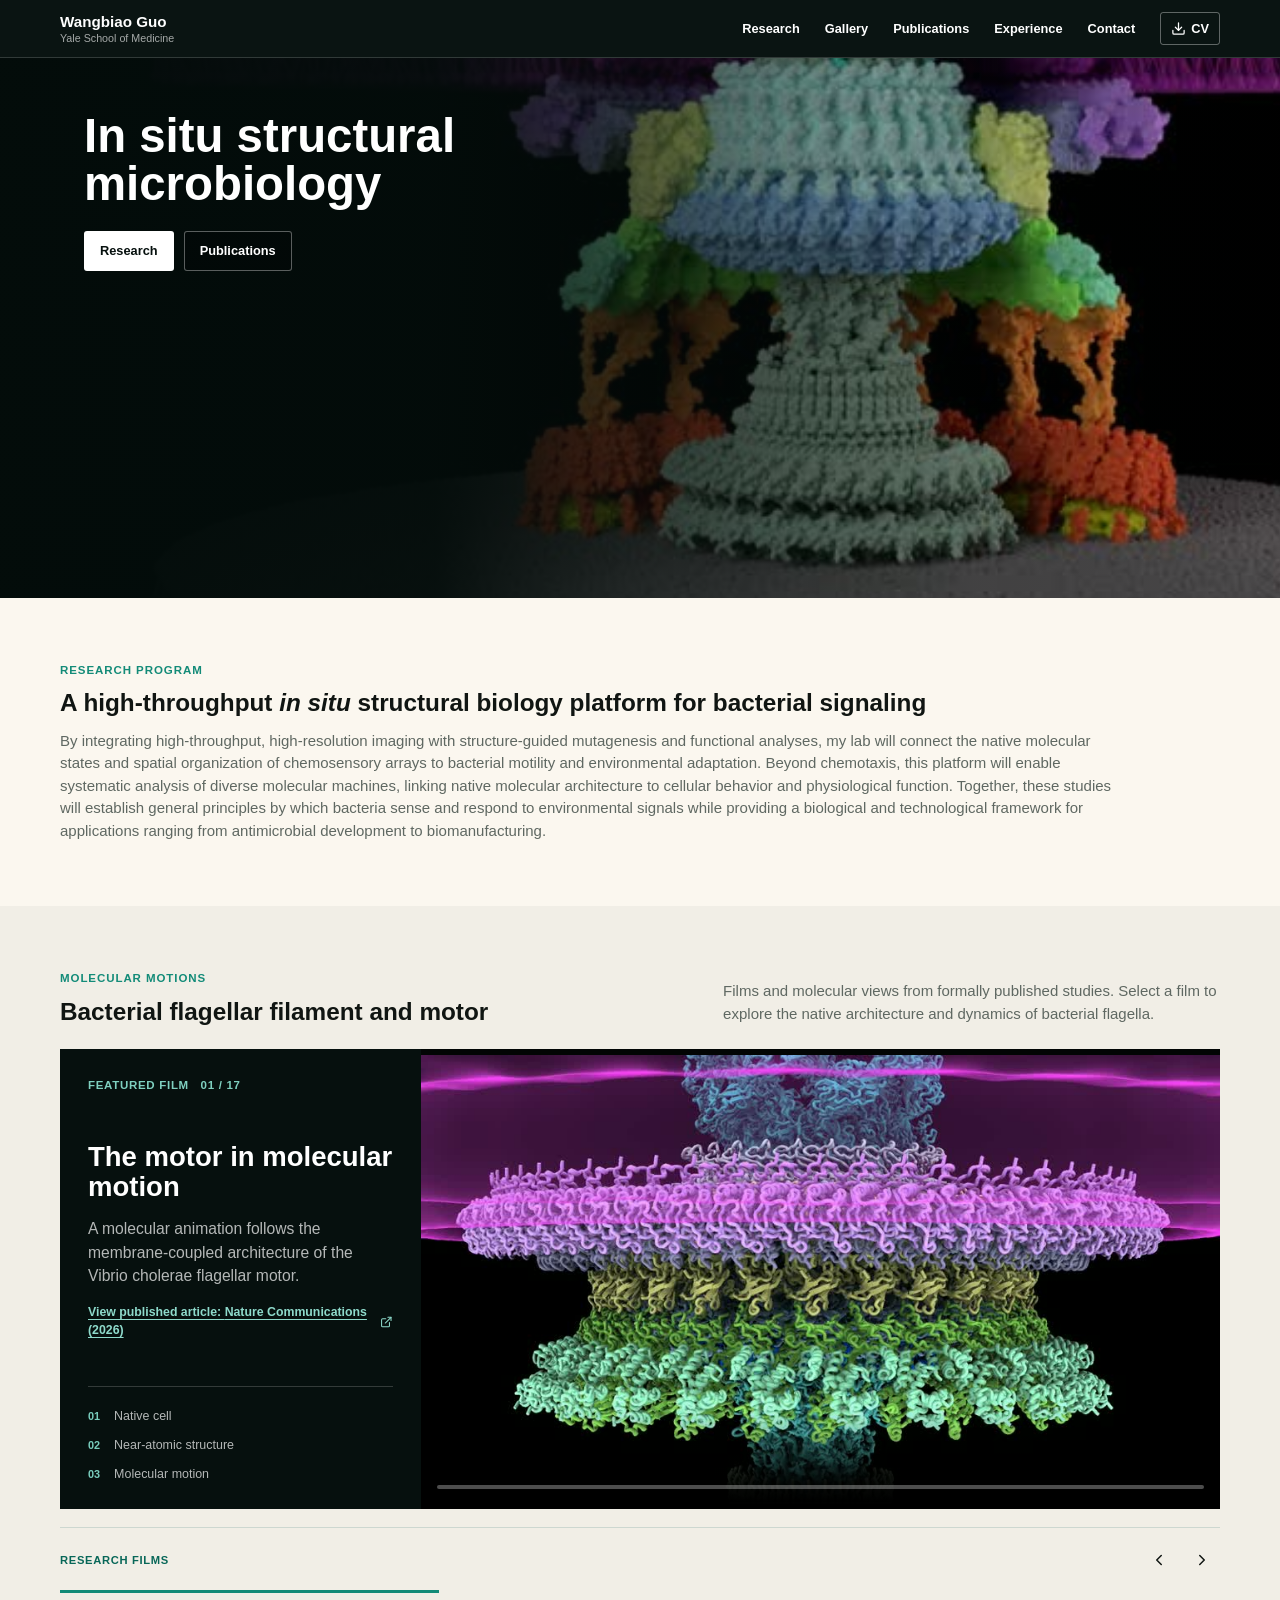
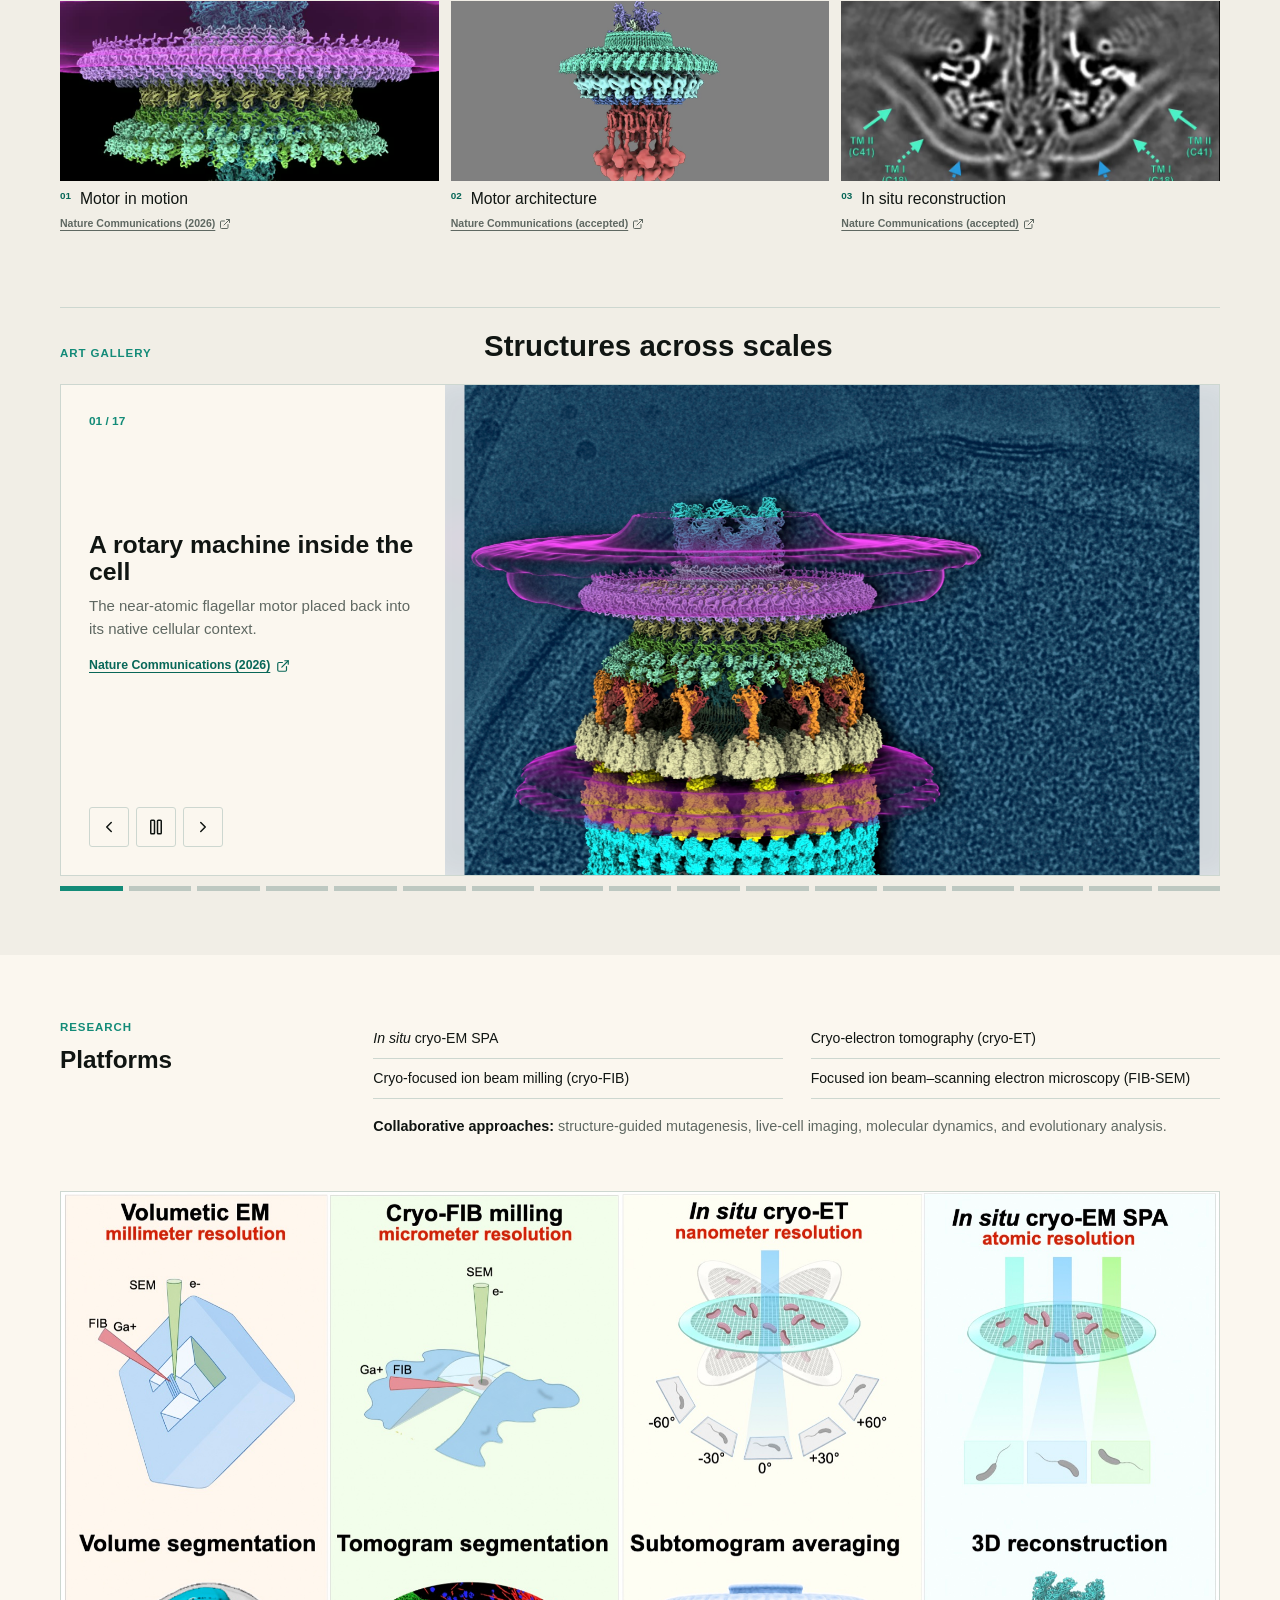
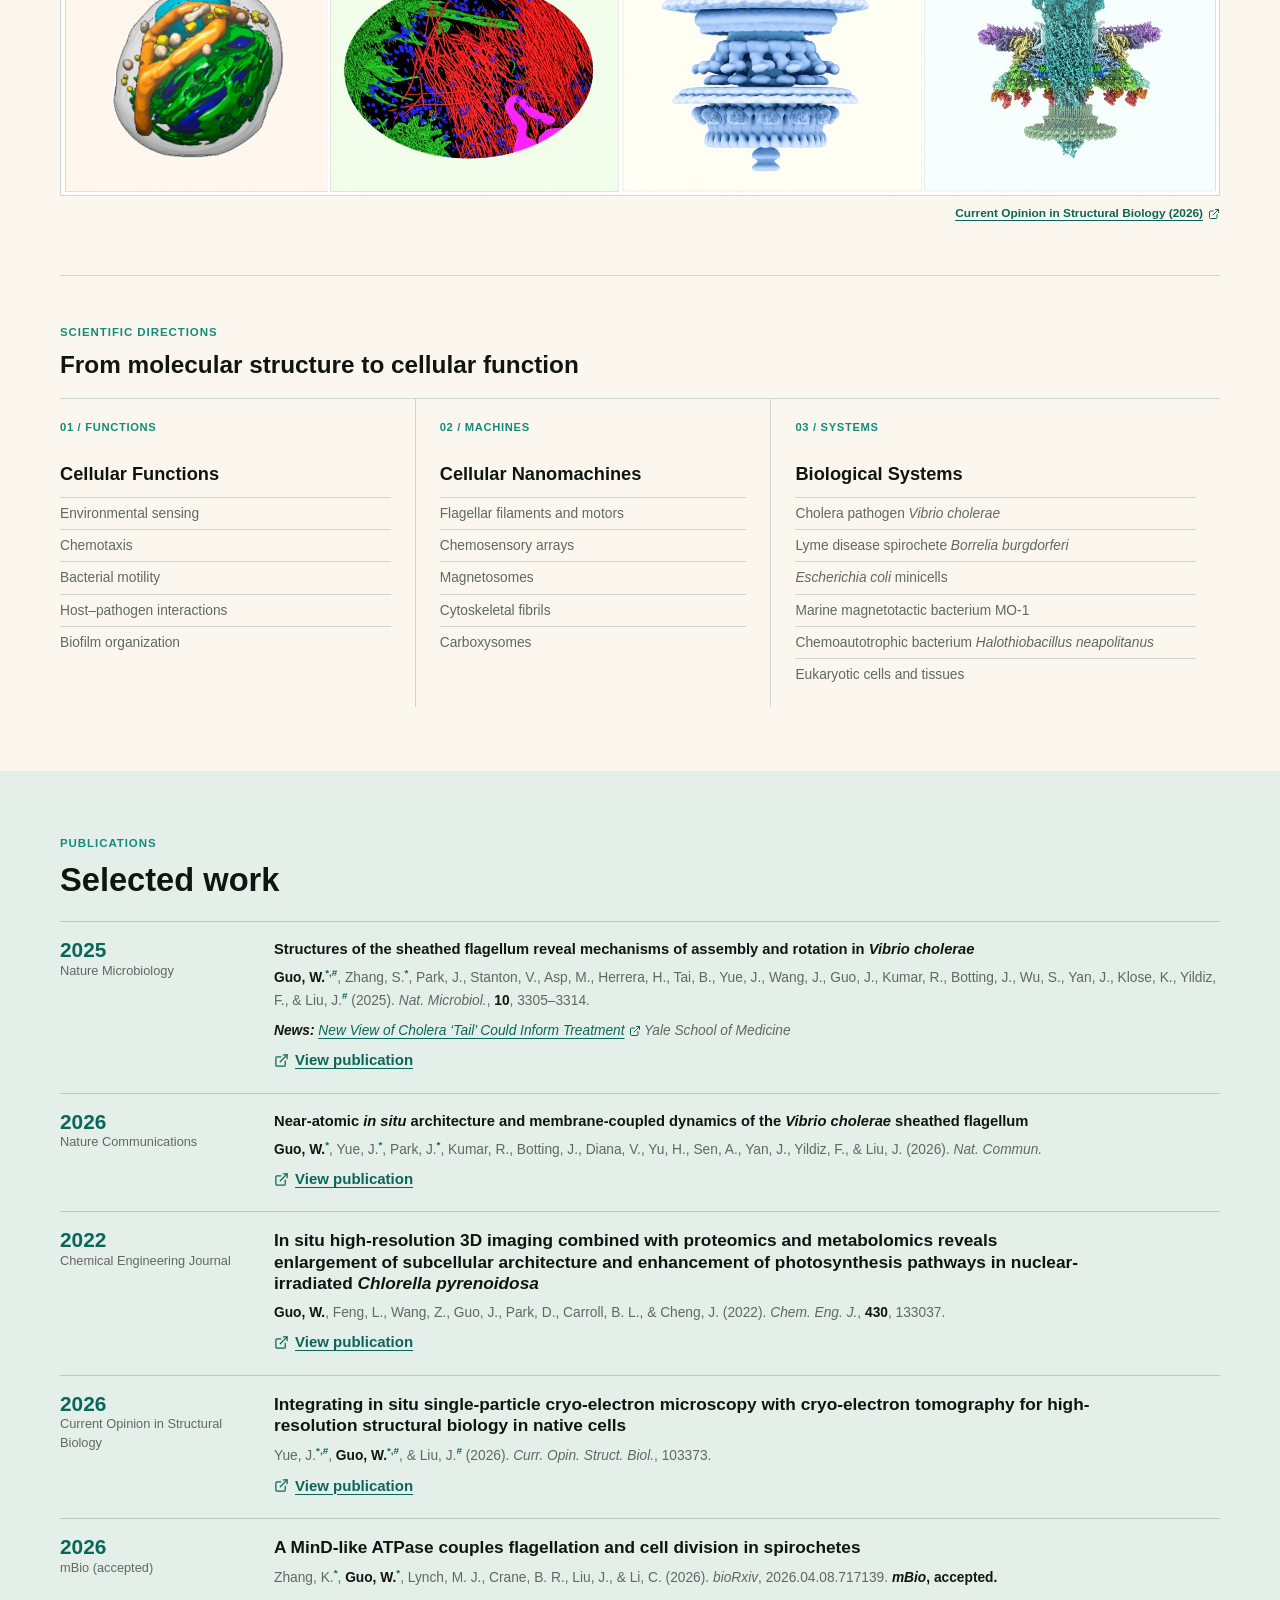
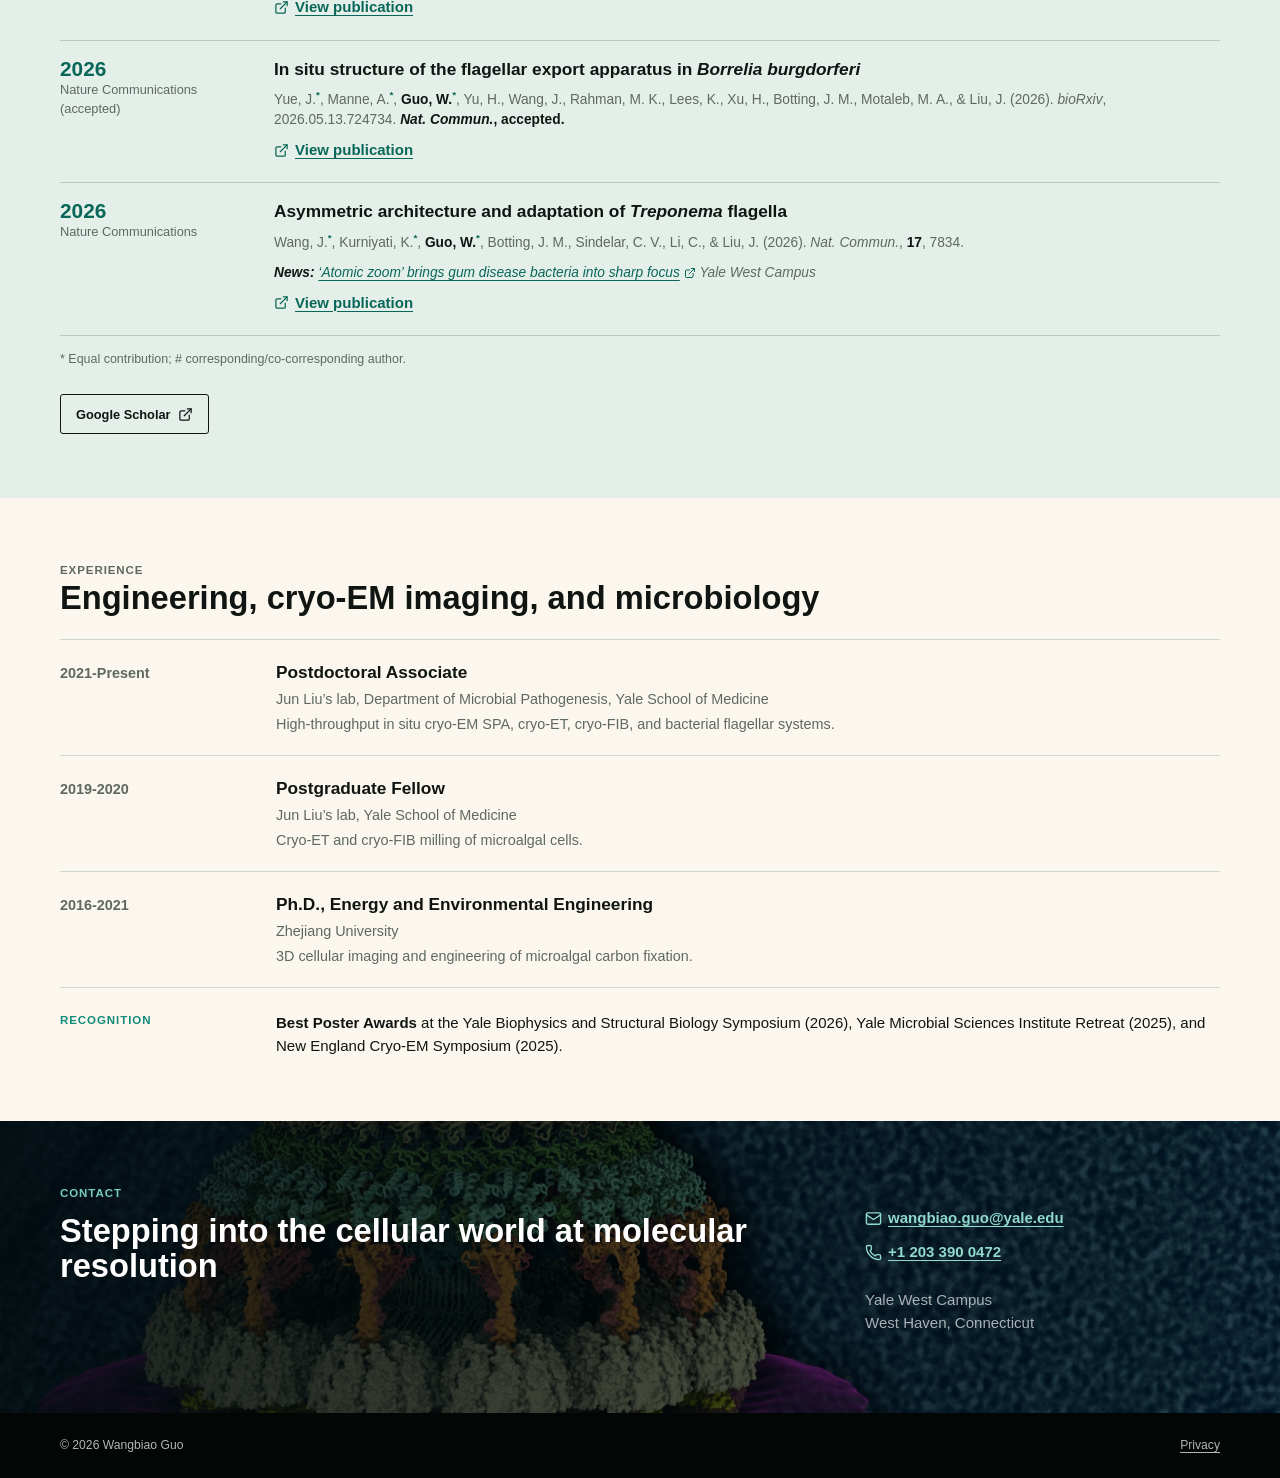
<file: index.html>
<!DOCTYPE html><html lang="en"><head><meta charSet="utf-8"/><meta name="viewport" content="width=device-width, initial-scale=1"/><link rel="preload" as="image" href="/videos/vibrio-flaa-filament-poster.jpg"/><link rel="preload" as="image" href="/videos/vibrio-flab-filament-poster.jpg"/><link rel="preload" as="image" href="/videos/vibrio-sheathed-filament-poster.jpg"/><link rel="preload" as="image" href="/videos/treponema-flagellum-architecture-poster.jpg"/><link rel="preload" as="image" href="/videos/treponema-flagella-cell-poster.jpg"/><link rel="preload" as="image" href="/videos/chlorella-cell-map-poster.jpg"/><link rel="preload" as="image" href="/videos/chlorella-organelle-map-poster.jpg"/><link rel="preload" as="image" href="/videos/chlorella-tomogram-poster.jpg"/><link rel="preload" as="image" href="/videos/chlorella-architecture-poster.jpg"/><link rel="stylesheet" href="/_next/static/css/index.CekBWxFg.css" data-rsc-css-href="/_next/static/css/index.CekBWxFg.css" data-precedence="vite-rsc/importer-resources"/><link rel="modulepreload" fetchPriority="low" href="/_next/static/chunks/index-C2-S0QHH.js"/><script src="/_next/static/chunks/rolldown-runtime-C60lm6uB.js" type="module" async=""></script><script src="/_next/static/chunks/framework-D_rUT4EX.js" type="module" async=""></script><link rel="modulepreload" href="/_next/static/chunks/layout-segment-context-BUUHjHZE.js" crossorigin=""/><link rel="modulepreload" href="/_next/static/chunks/Icon-Bo9jbUr1.js" crossorigin=""/><link rel="modulepreload" href="/_next/static/chunks/art-gallery-CHY6bVfC.js" crossorigin=""/><link rel="modulepreload" href="/_next/static/chunks/createLucideIcon-CLApvFWr.js" crossorigin=""/><link rel="modulepreload" href="/_next/static/chunks/analytics-consent-hNktCfe_.js" crossorigin=""/><title>Wangbiao (Seven) Guo | In Situ Structural Microbiology</title><meta name="description" content="Wangbiao (Seven) Guo studies bacterial nanomachines using high-throughput in situ cryo-EM and cryo-ET."/><script>Object.assign(((self[Symbol.for("vinext.navigationRuntime")]??={bootstrap:{routeManifest:null},functions:{}}).bootstrap.rsc??={rsc:[]}),{params:{},nav:{"pathname":"/","searchParams":[]}})</script><link rel="modulepreload" href="/_next/static/chunks/index-C2-S0QHH.js" />
</head><body><a class="skip-link" href="#main">Skip to content</a><header class="site-header"><a class="wordmark" href="#top" data-track="home"><strong>Wangbiao Guo</strong><span>Yale School of Medicine</span></a><nav class="desktop-nav" aria-label="Primary navigation"><a href="#research">Research</a><a href="#gallery">Gallery</a><a href="#publications">Publications</a><a href="#experience">Experience</a><a href="#contact">Contact</a><a class="nav-cv" href="/Wangbiao_Guo_CV.pdf" download="" data-track="download-cv-nav"><svg xmlns="http://www.w3.org/2000/svg" width="15" height="15" viewBox="0 0 24 24" fill="none" stroke="currentColor" stroke-width="2" stroke-linecap="round" stroke-linejoin="round" class="lucide lucide-download" aria-hidden="true"><path d="M12 15V3"></path><path d="M21 15v4a2 2 0 0 1-2 2H5a2 2 0 0 1-2-2v-4"></path><path d="m7 10 5 5 5-5"></path></svg> CV</a></nav><details class="mobile-menu"><summary aria-label="Open navigation"><svg xmlns="http://www.w3.org/2000/svg" width="19" height="19" viewBox="0 0 24 24" fill="none" stroke="currentColor" stroke-width="2" stroke-linecap="round" stroke-linejoin="round" class="lucide lucide-menu" aria-hidden="true"><path d="M4 5h16"></path><path d="M4 12h16"></path><path d="M4 19h16"></path></svg></summary><nav aria-label="Mobile navigation"><a href="#research">Research</a><a href="#gallery">Gallery</a><a href="#publications">Publications</a><a href="#experience">Experience</a><a href="#contact">Contact</a><a class="nav-cv" href="/Wangbiao_Guo_CV.pdf" download="" data-track="download-cv-nav"><svg xmlns="http://www.w3.org/2000/svg" width="15" height="15" viewBox="0 0 24 24" fill="none" stroke="currentColor" stroke-width="2" stroke-linecap="round" stroke-linejoin="round" class="lucide lucide-download" aria-hidden="true"><path d="M12 15V3"></path><path d="M21 15v4a2 2 0 0 1-2 2H5a2 2 0 0 1-2-2v-4"></path><path d="m7 10 5 5 5-5"></path></svg> CV</a></nav></details></header><main id="main"><section id="top" class="hero"><div class="hero-movie" aria-hidden="true"><div class="hero-movie-frame"><video autoPlay="" loop="" muted="" playsInline="" preload="auto" poster="/videos/vibrio-flexion-poster.jpg" aria-label="Flexion of the Vibrio cholerae sheathed flagellum"><source src="/videos/vibrio-flexion-5-10.mp4" type="video/mp4"/></video></div></div><div class="hero-inner"><div class="hero-main"><div class="hero-copy"><h1>In situ structural<br/>microbiology</h1><div class="intro-actions"><a class="button button-light" href="#research" data-track="explore-research">Research</a><a class="button button-ghost" href="#publications" data-track="hero-publications">Publications</a></div></div></div></div></section><section id="research" class="section research-section research-program-section"><div class="feature-row"><div class="feature-copy"><p class="section-kicker">Research program</p><h2>A high-throughput <em>in situ</em> structural biology platform for bacterial signaling</h2><p>By integrating high-throughput, high-resolution imaging with structure-guided mutagenesis and functional analyses, my lab will connect the native molecular states and spatial organization of chemosensory arrays to bacterial motility and environmental adaptation. Beyond chemotaxis, this platform will enable systematic analysis of diverse molecular machines, linking native molecular architecture to cellular behavior and physiological function. Together, these studies will establish general principles by which bacteria sense and respond to environmental signals while providing a biological and technological framework for applications ranging from antimicrobial development to biomanufacturing.</p></div></div></section><section id="gallery" class="gallery-section" aria-labelledby="gallery-title"><div class="gallery-heading"><div><p class="section-kicker">Molecular motions</p><h2 id="gallery-title">Bacterial flagellar filament and motor</h2></div><p>Films and molecular views from formally published studies. Select a film to explore the native architecture and dynamics of bacterial flagella.</p></div><div class="film-stage"><div class="film-copy" aria-live="polite"><p class="film-count">Featured film   <!-- -->01<!-- --> <!-- -->/ <!-- -->17</p><div><h3>The motor in molecular motion</h3><p>A molecular animation follows the membrane-coupled architecture of the Vibrio cholerae flagellar motor.</p><a class="gallery-source" href="https://doi.org/10.1038/s41467-026-75593-6" target="_blank" rel="noreferrer" data-track="featured-film-source-1">View published article: <!-- -->Nature Communications (2026)<svg xmlns="http://www.w3.org/2000/svg" width="14" height="14" viewBox="0 0 24 24" fill="none" stroke="currentColor" stroke-width="2" stroke-linecap="round" stroke-linejoin="round" class="lucide lucide-external-link" aria-hidden="true"><path d="M15 3h6v6"></path><path d="M10 14 21 3"></path><path d="M18 13v6a2 2 0 0 1-2 2H5a2 2 0 0 1-2-2V8a2 2 0 0 1 2-2h6"></path></svg></a></div><div class="film-notes" aria-label="Featured film details"><span><strong>01</strong> Native cell</span><span><strong>02</strong> Near-atomic structure</span><span><strong>03</strong> Molecular motion</span></div></div><div class="film-media"><video autoPlay="" muted="" loop="" controls="" playsInline="" preload="metadata" poster="/videos/motor-assembly-animation-poster.jpg" data-track="featured-film-1"><source src="/videos/motor-assembly-animation.mp4" type="video/mp4"/>Your browser does not support embedded video.</video></div></div><div class="film-strip-wrap"><div class="film-strip-heading"><p>Research films</p><div class="film-strip-controls"><button type="button" aria-label="Scroll to previous films" title="Previous films"><svg xmlns="http://www.w3.org/2000/svg" width="24" height="24" viewBox="0 0 24 24" fill="none" stroke="currentColor" stroke-width="2" stroke-linecap="round" stroke-linejoin="round" class="lucide lucide-chevron-left" aria-hidden="true"><path d="m15 18-6-6 6-6"></path></svg></button><button type="button" aria-label="Scroll to next films" title="Next films"><svg xmlns="http://www.w3.org/2000/svg" width="24" height="24" viewBox="0 0 24 24" fill="none" stroke="currentColor" stroke-width="2" stroke-linecap="round" stroke-linejoin="round" class="lucide lucide-chevron-right" aria-hidden="true"><path d="m9 18 6-6-6-6"></path></svg></button></div></div><div class="film-strip" role="region" aria-label="Additional research films" tabindex="0"><article class="film-choice is-active"><button type="button" aria-label="Show film: The motor in molecular motion" aria-pressed="true" data-track="choose-film-1"><img src="/videos/motor-assembly-animation-poster.jpg" alt="" width="320" height="180"/><span><small>01</small>Motor in motion</span></button><a href="https://doi.org/10.1038/s41467-026-75593-6" target="_blank" rel="noreferrer" data-track="film-thumbnail-source-1">Nature Communications (2026)<svg xmlns="http://www.w3.org/2000/svg" width="12" height="12" viewBox="0 0 24 24" fill="none" stroke="currentColor" stroke-width="2" stroke-linecap="round" stroke-linejoin="round" class="lucide lucide-external-link" aria-hidden="true"><path d="M15 3h6v6"></path><path d="M10 14 21 3"></path><path d="M18 13v6a2 2 0 0 1-2 2H5a2 2 0 0 1-2-2V8a2 2 0 0 1 2-2h6"></path></svg></a></article><article class="film-choice"><button type="button" aria-label="Show film: A motor built inside an intact cell" aria-pressed="false" data-track="choose-film-2"><img src="/videos/vibrio-motor-complete-poster.jpg" alt="" width="320" height="180"/><span><small>02</small>Motor architecture</span></button><a href="https://doi.org/10.64898/2026.05.13.724734" target="_blank" rel="noreferrer" data-track="film-thumbnail-source-2">Nature Communications (accepted)<svg xmlns="http://www.w3.org/2000/svg" width="12" height="12" viewBox="0 0 24 24" fill="none" stroke="currentColor" stroke-width="2" stroke-linecap="round" stroke-linejoin="round" class="lucide lucide-external-link" aria-hidden="true"><path d="M15 3h6v6"></path><path d="M10 14 21 3"></path><path d="M18 13v6a2 2 0 0 1-2 2H5a2 2 0 0 1-2-2V8a2 2 0 0 1 2-2h6"></path></svg></a></article><article class="film-choice"><button type="button" aria-label="Show film: From an in situ map to molecular structure" aria-pressed="false" data-track="choose-film-3"><img src="/videos/vibrio-motor-native-poster.jpg" alt="" width="320" height="180"/><span><small>03</small>In situ reconstruction</span></button><a href="https://doi.org/10.64898/2026.05.13.724734" target="_blank" rel="noreferrer" data-track="film-thumbnail-source-3">Nature Communications (accepted)<svg xmlns="http://www.w3.org/2000/svg" width="12" height="12" viewBox="0 0 24 24" fill="none" stroke="currentColor" stroke-width="2" stroke-linecap="round" stroke-linejoin="round" class="lucide lucide-external-link" aria-hidden="true"><path d="M15 3h6v6"></path><path d="M10 14 21 3"></path><path d="M18 13v6a2 2 0 0 1-2 2H5a2 2 0 0 1-2-2V8a2 2 0 0 1 2-2h6"></path></svg></a></article><article class="film-choice"><button type="button" aria-label="Show film: Disassembly of a native motor" aria-pressed="false" data-track="choose-film-4"><img src="/videos/motor-disassembly-poster.jpg" alt="" width="320" height="180"/><span><small>04</small>Motor disassembly</span></button><a href="https://doi.org/10.1038/s41467-026-75593-6" target="_blank" rel="noreferrer" data-track="film-thumbnail-source-4">Nature Communications (2026)<svg xmlns="http://www.w3.org/2000/svg" width="12" height="12" viewBox="0 0 24 24" fill="none" stroke="currentColor" stroke-width="2" stroke-linecap="round" stroke-linejoin="round" class="lucide lucide-external-link" aria-hidden="true"><path d="M15 3h6v6"></path><path d="M10 14 21 3"></path><path d="M18 13v6a2 2 0 0 1-2 2H5a2 2 0 0 1-2-2V8a2 2 0 0 1 2-2h6"></path></svg></a></article><article class="film-choice"><button type="button" aria-label="Show film: A guided view of the flagellar motor" aria-pressed="false" data-track="choose-film-5"><img src="/videos/motor-explainer-poster.jpg" alt="" width="320" height="180"/><span><small>05</small>Motor explainer</span></button><a href="https://doi.org/10.1038/s41467-026-75593-6" target="_blank" rel="noreferrer" data-track="film-thumbnail-source-5">Nature Communications (2026)<svg xmlns="http://www.w3.org/2000/svg" width="12" height="12" viewBox="0 0 24 24" fill="none" stroke="currentColor" stroke-width="2" stroke-linecap="round" stroke-linejoin="round" class="lucide lucide-external-link" aria-hidden="true"><path d="M15 3h6v6"></path><path d="M10 14 21 3"></path><path d="M18 13v6a2 2 0 0 1-2 2H5a2 2 0 0 1-2-2V8a2 2 0 0 1 2-2h6"></path></svg></a></article><article class="film-choice"><button type="button" aria-label="Show film: From cell envelope to molecular machine" aria-pressed="false" data-track="choose-film-6"><img src="/videos/motor-vertical-poster.jpg" alt="" width="320" height="180"/><span><small>06</small>Cell-to-molecule view</span></button><a href="https://doi.org/10.1038/s41467-026-75593-6" target="_blank" rel="noreferrer" data-track="film-thumbnail-source-6">Nature Communications (2026)<svg xmlns="http://www.w3.org/2000/svg" width="12" height="12" viewBox="0 0 24 24" fill="none" stroke="currentColor" stroke-width="2" stroke-linecap="round" stroke-linejoin="round" class="lucide lucide-external-link" aria-hidden="true"><path d="M15 3h6v6"></path><path d="M10 14 21 3"></path><path d="M18 13v6a2 2 0 0 1-2 2H5a2 2 0 0 1-2-2V8a2 2 0 0 1 2-2h6"></path></svg></a></article><article class="film-choice"><button type="button" aria-label="Show film: Flexion of the sheathed flagellum" aria-pressed="false" data-track="choose-film-7"><img src="/videos/vibrio-flexion-poster.jpg" alt="" width="320" height="180"/><span><small>07</small>Flagellar flexion</span></button><a href="https://www.nature.com/articles/s41467-026-75593-6" target="_blank" rel="noreferrer" data-track="film-thumbnail-source-7">Nature Communications (2026)<svg xmlns="http://www.w3.org/2000/svg" width="12" height="12" viewBox="0 0 24 24" fill="none" stroke="currentColor" stroke-width="2" stroke-linecap="round" stroke-linejoin="round" class="lucide lucide-external-link" aria-hidden="true"><path d="M15 3h6v6"></path><path d="M10 14 21 3"></path><path d="M18 13v6a2 2 0 0 1-2 2H5a2 2 0 0 1-2-2V8a2 2 0 0 1 2-2h6"></path></svg></a></article><article class="film-choice"><button type="button" aria-label="Show film: Architecture of the FlaD filament" aria-pressed="false" data-track="choose-film-8"><img src="/videos/vibrio-flad-filament-poster.jpg" alt="" width="320" height="180"/><span><small>08</small>FlaD filament</span></button><a href="https://doi.org/10.1038/s41564-025-02161-x" target="_blank" rel="noreferrer" data-track="film-thumbnail-source-8">Nature Microbiology (2025)<svg xmlns="http://www.w3.org/2000/svg" width="12" height="12" viewBox="0 0 24 24" fill="none" stroke="currentColor" stroke-width="2" stroke-linecap="round" stroke-linejoin="round" class="lucide lucide-external-link" aria-hidden="true"><path d="M15 3h6v6"></path><path d="M10 14 21 3"></path><path d="M18 13v6a2 2 0 0 1-2 2H5a2 2 0 0 1-2-2V8a2 2 0 0 1 2-2h6"></path></svg></a></article><article class="film-choice"><button type="button" aria-label="Show film: Architecture of the FlaA filament" aria-pressed="false" data-track="choose-film-9"><img src="/videos/vibrio-flaa-filament-poster.jpg" alt="" width="320" height="180"/><span><small>09</small>FlaA filament</span></button><a href="https://doi.org/10.1038/s41564-025-02161-x" target="_blank" rel="noreferrer" data-track="film-thumbnail-source-9">Nature Microbiology (2025)<svg xmlns="http://www.w3.org/2000/svg" width="12" height="12" viewBox="0 0 24 24" fill="none" stroke="currentColor" stroke-width="2" stroke-linecap="round" stroke-linejoin="round" class="lucide lucide-external-link" aria-hidden="true"><path d="M15 3h6v6"></path><path d="M10 14 21 3"></path><path d="M18 13v6a2 2 0 0 1-2 2H5a2 2 0 0 1-2-2V8a2 2 0 0 1 2-2h6"></path></svg></a></article><article class="film-choice"><button type="button" aria-label="Show film: Architecture of the FlaB filament" aria-pressed="false" data-track="choose-film-10"><img src="/videos/vibrio-flab-filament-poster.jpg" alt="" width="320" height="180"/><span><small>10</small>FlaB filament</span></button><a href="https://doi.org/10.1038/s41564-025-02161-x" target="_blank" rel="noreferrer" data-track="film-thumbnail-source-10">Nature Microbiology (2025)<svg xmlns="http://www.w3.org/2000/svg" width="12" height="12" viewBox="0 0 24 24" fill="none" stroke="currentColor" stroke-width="2" stroke-linecap="round" stroke-linejoin="round" class="lucide lucide-external-link" aria-hidden="true"><path d="M15 3h6v6"></path><path d="M10 14 21 3"></path><path d="M18 13v6a2 2 0 0 1-2 2H5a2 2 0 0 1-2-2V8a2 2 0 0 1 2-2h6"></path></svg></a></article><article class="film-choice"><button type="button" aria-label="Show film: The sheathed filament across scales" aria-pressed="false" data-track="choose-film-11"><img src="/videos/vibrio-sheathed-filament-poster.jpg" alt="" width="320" height="180"/><span><small>11</small>Sheathed filament</span></button><a href="https://doi.org/10.1038/s41564-025-02161-x" target="_blank" rel="noreferrer" data-track="film-thumbnail-source-11">Nature Microbiology (2025)<svg xmlns="http://www.w3.org/2000/svg" width="12" height="12" viewBox="0 0 24 24" fill="none" stroke="currentColor" stroke-width="2" stroke-linecap="round" stroke-linejoin="round" class="lucide lucide-external-link" aria-hidden="true"><path d="M15 3h6v6"></path><path d="M10 14 21 3"></path><path d="M18 13v6a2 2 0 0 1-2 2H5a2 2 0 0 1-2-2V8a2 2 0 0 1 2-2h6"></path></svg></a></article><article class="film-choice"><button type="button" aria-label="Show film: Asymmetric architecture of Treponema flagella" aria-pressed="false" data-track="choose-film-12"><img src="/videos/treponema-flagellum-architecture-poster.jpg" alt="" width="320" height="180"/><span><small>12</small>Treponema architecture</span></button><a href="https://doi.org/10.1038/s41467-026-74267-7" target="_blank" rel="noreferrer" data-track="film-thumbnail-source-12">Nature Communications (2026)<svg xmlns="http://www.w3.org/2000/svg" width="12" height="12" viewBox="0 0 24 24" fill="none" stroke="currentColor" stroke-width="2" stroke-linecap="round" stroke-linejoin="round" class="lucide lucide-external-link" aria-hidden="true"><path d="M15 3h6v6"></path><path d="M10 14 21 3"></path><path d="M18 13v6a2 2 0 0 1-2 2H5a2 2 0 0 1-2-2V8a2 2 0 0 1 2-2h6"></path></svg></a></article><article class="film-choice"><button type="button" aria-label="Show film: Periplasmic flagella shape the whole cell" aria-pressed="false" data-track="choose-film-13"><img src="/videos/treponema-flagella-cell-poster.jpg" alt="" width="320" height="180"/><span><small>13</small>Flagella in the cell</span></button><a href="https://doi.org/10.1038/s41467-026-74267-7" target="_blank" rel="noreferrer" data-track="film-thumbnail-source-13">Nature Communications (2026)<svg xmlns="http://www.w3.org/2000/svg" width="12" height="12" viewBox="0 0 24 24" fill="none" stroke="currentColor" stroke-width="2" stroke-linecap="round" stroke-linejoin="round" class="lucide lucide-external-link" aria-hidden="true"><path d="M15 3h6v6"></path><path d="M10 14 21 3"></path><path d="M18 13v6a2 2 0 0 1-2 2H5a2 2 0 0 1-2-2V8a2 2 0 0 1 2-2h6"></path></svg></a></article><article class="film-choice"><button type="button" aria-label="Show film: Inside a Chlorella cell" aria-pressed="false" data-track="choose-film-14"><img src="/videos/chlorella-cell-map-poster.jpg" alt="" width="320" height="180"/><span><small>14</small>Chlorella cell map</span></button><a href="https://doi.org/10.1016/j.cej.2021.133037" target="_blank" rel="noreferrer" data-track="film-thumbnail-source-14">Chemical Engineering Journal (2022)<svg xmlns="http://www.w3.org/2000/svg" width="12" height="12" viewBox="0 0 24 24" fill="none" stroke="currentColor" stroke-width="2" stroke-linecap="round" stroke-linejoin="round" class="lucide lucide-external-link" aria-hidden="true"><path d="M15 3h6v6"></path><path d="M10 14 21 3"></path><path d="M18 13v6a2 2 0 0 1-2 2H5a2 2 0 0 1-2-2V8a2 2 0 0 1 2-2h6"></path></svg></a></article><article class="film-choice"><button type="button" aria-label="Show film: An organelle map in three dimensions" aria-pressed="false" data-track="choose-film-15"><img src="/videos/chlorella-organelle-map-poster.jpg" alt="" width="320" height="180"/><span><small>15</small>Organelle map</span></button><a href="https://doi.org/10.1016/j.cej.2021.133037" target="_blank" rel="noreferrer" data-track="film-thumbnail-source-15">Chemical Engineering Journal (2022)<svg xmlns="http://www.w3.org/2000/svg" width="12" height="12" viewBox="0 0 24 24" fill="none" stroke="currentColor" stroke-width="2" stroke-linecap="round" stroke-linejoin="round" class="lucide lucide-external-link" aria-hidden="true"><path d="M15 3h6v6"></path><path d="M10 14 21 3"></path><path d="M18 13v6a2 2 0 0 1-2 2H5a2 2 0 0 1-2-2V8a2 2 0 0 1 2-2h6"></path></svg></a></article><article class="film-choice"><button type="button" aria-label="Show film: Tracing membranes through a cell" aria-pressed="false" data-track="choose-film-16"><img src="/videos/chlorella-tomogram-poster.jpg" alt="" width="320" height="180"/><span><small>16</small>Cellular tomogram</span></button><a href="https://doi.org/10.1016/j.cej.2021.133037" target="_blank" rel="noreferrer" data-track="film-thumbnail-source-16">Chemical Engineering Journal (2022)<svg xmlns="http://www.w3.org/2000/svg" width="12" height="12" viewBox="0 0 24 24" fill="none" stroke="currentColor" stroke-width="2" stroke-linecap="round" stroke-linejoin="round" class="lucide lucide-external-link" aria-hidden="true"><path d="M15 3h6v6"></path><path d="M10 14 21 3"></path><path d="M18 13v6a2 2 0 0 1-2 2H5a2 2 0 0 1-2-2V8a2 2 0 0 1 2-2h6"></path></svg></a></article><article class="film-choice"><button type="button" aria-label="Show film: Reconstructing cellular architecture" aria-pressed="false" data-track="choose-film-17"><img src="/videos/chlorella-architecture-poster.jpg" alt="" width="320" height="180"/><span><small>17</small>3D architecture</span></button><a href="https://doi.org/10.1016/j.cej.2021.133037" target="_blank" rel="noreferrer" data-track="film-thumbnail-source-17">Chemical Engineering Journal (2022)<svg xmlns="http://www.w3.org/2000/svg" width="12" height="12" viewBox="0 0 24 24" fill="none" stroke="currentColor" stroke-width="2" stroke-linecap="round" stroke-linejoin="round" class="lucide lucide-external-link" aria-hidden="true"><path d="M15 3h6v6"></path><path d="M10 14 21 3"></path><path d="M18 13v6a2 2 0 0 1-2 2H5a2 2 0 0 1-2-2V8a2 2 0 0 1 2-2h6"></path></svg></a></article></div></div><div class="visual-archive-heading"><p class="section-kicker">Art gallery</p><h3>Structures across scales</h3></div><div class="gallery-stage is-playing" aria-live="polite"><div class="gallery-caption"><p class="gallery-count">01<!-- --> /<!-- --> <!-- -->17</p><div><h3>A rotary machine inside the cell</h3><p>The near-atomic flagellar motor placed back into its native cellular context.</p><a class="gallery-source" href="https://doi.org/10.1038/s41467-026-75593-6" target="_blank" rel="noreferrer" data-track="gallery-source-caption-1">Nature Communications (2026)<svg xmlns="http://www.w3.org/2000/svg" width="14" height="14" viewBox="0 0 24 24" fill="none" stroke="currentColor" stroke-width="2" stroke-linecap="round" stroke-linejoin="round" class="lucide lucide-external-link" aria-hidden="true"><path d="M15 3h6v6"></path><path d="M10 14 21 3"></path><path d="M18 13v6a2 2 0 0 1-2 2H5a2 2 0 0 1-2-2V8a2 2 0 0 1 2-2h6"></path></svg></a></div><div class="gallery-controls"><button type="button" aria-label="Previous artwork" title="Previous artwork" data-track="gallery-previous"><svg xmlns="http://www.w3.org/2000/svg" width="24" height="24" viewBox="0 0 24 24" fill="none" stroke="currentColor" stroke-width="2" stroke-linecap="round" stroke-linejoin="round" class="lucide lucide-chevron-left" aria-hidden="true"><path d="m15 18-6-6 6-6"></path></svg></button><button type="button" aria-label="Pause gallery" title="Pause gallery" data-track="gallery-pause"><svg xmlns="http://www.w3.org/2000/svg" width="24" height="24" viewBox="0 0 24 24" fill="none" stroke="currentColor" stroke-width="2" stroke-linecap="round" stroke-linejoin="round" class="lucide lucide-pause" aria-hidden="true"><rect x="14" y="3" width="5" height="18" rx="1"></rect><rect x="5" y="3" width="5" height="18" rx="1"></rect></svg></button><button type="button" aria-label="Next artwork" title="Next artwork" data-track="gallery-next"><svg xmlns="http://www.w3.org/2000/svg" width="24" height="24" viewBox="0 0 24 24" fill="none" stroke="currentColor" stroke-width="2" stroke-linecap="round" stroke-linejoin="round" class="lucide lucide-chevron-right" aria-hidden="true"><path d="m9 18 6-6-6-6"></path></svg></button></div></div><div class="gallery-images"><figure class="gallery-slide is-active" aria-hidden="false"><a class="gallery-art-link" href="https://doi.org/10.1038/s41467-026-75593-6" target="_blank" rel="noreferrer" aria-label="View source article for A rotary machine inside the cell" data-track="gallery-source-image-1" tabindex="0"><img src="/gallery/motor-native.jpeg" alt="" class="gallery-backdrop" aria-hidden="true" loading="lazy" decoding="async" width="1200" height="700"/><img src="/gallery/motor-native.jpeg" alt="Molecular model of the Vibrio cholerae flagellar motor shown within an in situ cryo-EM image." class="gallery-foreground" loading="lazy" decoding="async" width="1200" height="700"/></a></figure><figure class="gallery-slide" aria-hidden="true"><a class="gallery-art-link" href="https://doi.org/10.1016/j.sbi.2026.103373" target="_blank" rel="noreferrer" aria-label="View source article for Two views, one cellular structure" data-track="gallery-source-image-2" tabindex="-1"><img src="/gallery/in-situ-platform.jpg" alt="" class="gallery-backdrop" aria-hidden="true" loading="lazy" decoding="async" width="1200" height="700"/><img src="/gallery/in-situ-platform.jpg" alt="Overview of an integrated in situ single-particle cryo-EM and cryo-electron tomography workflow." class="gallery-foreground" loading="lazy" decoding="async" width="1200" height="700"/></a></figure><figure class="gallery-slide" aria-hidden="true"><a class="gallery-art-link" href="https://doi.org/10.1038/s41564-025-02161-x" target="_blank" rel="noreferrer" aria-label="View source article for From a swimming cell to its molecular engine" data-track="gallery-source-image-3" tabindex="-1"><img src="/gallery/flagellum-cell.jpeg" alt="" class="gallery-backdrop" aria-hidden="true" loading="lazy" decoding="async" width="1200" height="700"/><img src="/gallery/flagellum-cell.jpeg" alt="Visualization of a Vibrio cholerae cell and its membrane-sheathed flagellum at cellular and molecular scales." class="gallery-foreground" loading="lazy" decoding="async" width="1200" height="700"/></a></figure><figure class="gallery-slide" aria-hidden="true"><a class="gallery-art-link" href="https://doi.org/10.1038/s41564-025-02161-x" target="_blank" rel="noreferrer" aria-label="View source article for Building the export apparatus" data-track="gallery-source-image-4" tabindex="-1"><img src="/gallery/export-platform.jpg" alt="" class="gallery-backdrop" aria-hidden="true" loading="lazy" decoding="async" width="1200" height="700"/><img src="/gallery/export-platform.jpg" alt="Model for assembly of the Vibrio cholerae flagellar export apparatus and MS-ring with membrane remodeling." class="gallery-foreground" loading="lazy" decoding="async" width="1200" height="700"/></a></figure><figure class="gallery-slide" aria-hidden="true"><a class="gallery-art-link" href="https://doi.org/10.1038/s41467-026-75593-6" target="_blank" rel="noreferrer" aria-label="View source article for Assembly and disassembly in native membranes" data-track="gallery-source-image-5" tabindex="-1"><img src="/gallery/motor-states.jpeg" alt="" class="gallery-backdrop" aria-hidden="true" loading="lazy" decoding="async" width="1200" height="700"/><img src="/gallery/motor-states.jpeg" alt="Molecular structures of the assembled and disassembled Vibrio cholerae flagellar motor." class="gallery-foreground focus-top" loading="lazy" decoding="async" width="1200" height="700"/></a></figure><figure class="gallery-slide" aria-hidden="true"><a class="gallery-art-link" href="https://doi.org/10.1038/s41467-026-75593-6" target="_blank" rel="noreferrer" aria-label="View source article for The membrane-coupled H-ring" data-track="gallery-source-image-6" tabindex="-1"><img src="/gallery/hring-architecture.jpeg" alt="" class="gallery-backdrop" aria-hidden="true" loading="lazy" decoding="async" width="1200" height="700"/><img src="/gallery/hring-architecture.jpeg" alt="Near-atomic architecture and protein interactions within the Vibrio cholerae flagellar H-ring." class="gallery-foreground focus-top" loading="lazy" decoding="async" width="1200" height="700"/></a></figure><figure class="gallery-slide" aria-hidden="true"><a class="gallery-art-link" href="https://doi.org/10.1038/s41467-026-75593-6" target="_blank" rel="noreferrer" aria-label="View source article for A nanomachine built step by step" data-track="gallery-source-image-7" tabindex="-1"><img src="/gallery/assembly-pathway.jpeg" alt="" class="gallery-backdrop" aria-hidden="true" loading="lazy" decoding="async" width="1200" height="700"/><img src="/gallery/assembly-pathway.jpeg" alt="In situ structural pathway for assembly and disassembly of the Vibrio cholerae sheathed flagellar motor." class="gallery-foreground focus-top" loading="lazy" decoding="async" width="1200" height="700"/></a></figure><figure class="gallery-slide" aria-hidden="true"><a class="gallery-art-link" href="https://doi.org/10.1038/s41467-026-75593-6" target="_blank" rel="noreferrer" aria-label="View source article for Membrane-coupled rotation" data-track="gallery-source-image-8" tabindex="-1"><img src="/gallery/rotation-mechanism.jpeg" alt="" class="gallery-backdrop" aria-hidden="true" loading="lazy" decoding="async" width="1200" height="700"/><img src="/gallery/rotation-mechanism.jpeg" alt="Molecular models explaining rotation and membrane coupling of the Vibrio cholerae flagellar motor." class="gallery-foreground focus-top" loading="lazy" decoding="async" width="1200" height="700"/></a></figure><figure class="gallery-slide" aria-hidden="true"><a class="gallery-art-link" href="https://doi.org/10.1038/s41564-025-02161-x" target="_blank" rel="noreferrer" aria-label="View source article for FlaD in its native sheath" data-track="gallery-source-image-9" tabindex="-1"><img src="/gallery/vibrio-flad-structure.jpg" alt="" class="gallery-backdrop" aria-hidden="true" loading="lazy" decoding="async" width="1200" height="700"/><img src="/gallery/vibrio-flad-structure.jpg" alt="Near-atomic structure and membrane context of the Vibrio cholerae FlaD flagellar filament." class="gallery-foreground focus-top" loading="lazy" decoding="async" width="1200" height="700"/></a></figure><figure class="gallery-slide" aria-hidden="true"><a class="gallery-art-link" href="https://doi.org/10.1038/s41564-025-02161-x" target="_blank" rel="noreferrer" aria-label="View source article for Specialized regions of one filament" data-track="gallery-source-image-10" tabindex="-1"><img src="/gallery/vibrio-flagellin-regions.jpg" alt="" class="gallery-backdrop" aria-hidden="true" loading="lazy" decoding="async" width="1200" height="700"/><img src="/gallery/vibrio-flagellin-regions.jpg" alt="Structural comparison of flagellins in different regions of the Vibrio cholerae sheathed filament." class="gallery-foreground" loading="lazy" decoding="async" width="1200" height="700"/></a></figure><figure class="gallery-slide" aria-hidden="true"><a class="gallery-art-link" href="https://doi.org/10.1038/s41564-025-02161-x" target="_blank" rel="noreferrer" aria-label="View source article for Molecular origins of filament curvature" data-track="gallery-source-image-11" tabindex="-1"><img src="/gallery/vibrio-filament-curvature.jpg" alt="" class="gallery-backdrop" aria-hidden="true" loading="lazy" decoding="async" width="1200" height="700"/><img src="/gallery/vibrio-filament-curvature.jpg" alt="In situ and molecular views of curvature in the Vibrio cholerae sheathed flagellar filament." class="gallery-foreground" loading="lazy" decoding="async" width="1200" height="700"/></a></figure><figure class="gallery-slide" aria-hidden="true"><a class="gallery-art-link" href="https://doi.org/10.1016/j.cej.2021.133037" target="_blank" rel="noreferrer" aria-label="View source article for A whole-cell map of Chlorella" data-track="gallery-source-image-12" tabindex="-1"><img src="/gallery/chlorella-cellular-map.jpg" alt="" class="gallery-backdrop" aria-hidden="true" loading="lazy" decoding="async" width="1200" height="700"/><img src="/gallery/chlorella-cellular-map.jpg" alt="FIB-SEM slices, segmentations, and three-dimensional reconstructions of wild-type and mutant Chlorella pyrenoidosa cells." class="gallery-foreground" loading="lazy" decoding="async" width="1200" height="700"/></a></figure><figure class="gallery-slide" aria-hidden="true"><a class="gallery-art-link" href="https://doi.org/10.1021/jacs.5c23283" target="_blank" rel="noreferrer" aria-label="View source article for A field of cellular lamellae" data-track="gallery-source-image-13" tabindex="-1"><img src="/gallery/cryo-fib-lamella-field.jpg" alt="" class="gallery-backdrop" aria-hidden="true" loading="lazy" decoding="async" width="1200" height="700"/><img src="/gallery/cryo-fib-lamella-field.jpg" alt="Wide-field cryogenic electron micrograph showing an array of cellular lamellae prepared by cryo-focused ion beam milling." class="gallery-foreground" loading="lazy" decoding="async" width="1200" height="700"/></a></figure><figure class="gallery-slide" aria-hidden="true"><a class="gallery-art-link" href="https://doi.org/10.1021/jacs.5c23283" target="_blank" rel="noreferrer" aria-label="View source article for Opening a window into a cancer cell" data-track="gallery-source-image-14" tabindex="-1"><img src="/gallery/cryo-fib-cancer-cell.jpg" alt="" class="gallery-backdrop" aria-hidden="true" loading="lazy" decoding="async" width="1200" height="700"/><img src="/gallery/cryo-fib-cancer-cell.jpg" alt="Cryo-FIB milling views paired with a segmented cancer cell containing peptide assemblies, ribosomes, actin, and Golgi and endoplasmic reticulum membranes." class="gallery-foreground" loading="lazy" decoding="async" width="1200" height="700"/></a></figure><figure class="gallery-slide" aria-hidden="true"><a class="gallery-art-link" href="https://doi.org/10.1021/jacs.5c23283" target="_blank" rel="noreferrer" aria-label="View source article for Lamellae ready for tomography" data-track="gallery-source-image-15" tabindex="-1"><img src="/gallery/cryo-fib-lamella-array.jpg" alt="" class="gallery-backdrop" aria-hidden="true" loading="lazy" decoding="async" width="1200" height="700"/><img src="/gallery/cryo-fib-lamella-array.jpg" alt="Cryogenic electron micrograph of multiple cellular lamellae prepared across a grid." class="gallery-foreground" loading="lazy" decoding="async" width="1200" height="700"/></a></figure><figure class="gallery-slide" aria-hidden="true"><a class="gallery-art-link" href="https://doi.org/10.1038/s41564-025-02161-x" target="_blank" rel="noreferrer" aria-label="View source article for Sensing beside the flagellar pole" data-track="gallery-source-image-16" tabindex="-1"><img src="/gallery/vibrio-chemosensory-array.jpg" alt="" class="gallery-backdrop" aria-hidden="true" loading="lazy" decoding="async" width="1200" height="700"/><img src="/gallery/vibrio-chemosensory-array.jpg" alt="Cryo-electron tomogram of a Vibrio cholerae cell showing the flagellar motor, filament, cell envelope, and chemosensory arrays." class="gallery-foreground" loading="lazy" decoding="async" width="1200" height="700"/></a></figure><figure class="gallery-slide" aria-hidden="true"><a class="gallery-art-link" href="https://doi.org/10.1016/j.sbi.2026.103373" target="_blank" rel="noreferrer" aria-label="View source article for Preparing bacterial cells across scales" data-track="gallery-source-image-17" tabindex="-1"><img src="/gallery/bacteria-platinum-layer.jpg" alt="" class="gallery-backdrop" aria-hidden="true" loading="lazy" decoding="async" width="1200" height="700"/><img src="/gallery/bacteria-platinum-layer.jpg" alt="Cryogenic electron microscopy overview showing many bacterial cells beneath a protective platinum layer." class="gallery-foreground" loading="lazy" decoding="async" width="1200" height="700"/></a></figure></div></div><div class="gallery-dots" aria-label="Choose artwork"><button type="button" class="is-active" aria-label="Show artwork 1: A rotary machine inside the cell" aria-current="true" data-track="gallery-artwork-1"></button><button type="button" class="" aria-label="Show artwork 2: Two views, one cellular structure" data-track="gallery-artwork-2"></button><button type="button" class="" aria-label="Show artwork 3: From a swimming cell to its molecular engine" data-track="gallery-artwork-3"></button><button type="button" class="" aria-label="Show artwork 4: Building the export apparatus" data-track="gallery-artwork-4"></button><button type="button" class="" aria-label="Show artwork 5: Assembly and disassembly in native membranes" data-track="gallery-artwork-5"></button><button type="button" class="" aria-label="Show artwork 6: The membrane-coupled H-ring" data-track="gallery-artwork-6"></button><button type="button" class="" aria-label="Show artwork 7: A nanomachine built step by step" data-track="gallery-artwork-7"></button><button type="button" class="" aria-label="Show artwork 8: Membrane-coupled rotation" data-track="gallery-artwork-8"></button><button type="button" class="" aria-label="Show artwork 9: FlaD in its native sheath" data-track="gallery-artwork-9"></button><button type="button" class="" aria-label="Show artwork 10: Specialized regions of one filament" data-track="gallery-artwork-10"></button><button type="button" class="" aria-label="Show artwork 11: Molecular origins of filament curvature" data-track="gallery-artwork-11"></button><button type="button" class="" aria-label="Show artwork 12: A whole-cell map of Chlorella" data-track="gallery-artwork-12"></button><button type="button" class="" aria-label="Show artwork 13: A field of cellular lamellae" data-track="gallery-artwork-13"></button><button type="button" class="" aria-label="Show artwork 14: Opening a window into a cancer cell" data-track="gallery-artwork-14"></button><button type="button" class="" aria-label="Show artwork 15: Lamellae ready for tomography" data-track="gallery-artwork-15"></button><button type="button" class="" aria-label="Show artwork 16: Sensing beside the flagellar pole" data-track="gallery-artwork-16"></button><button type="button" class="" aria-label="Show artwork 17: Preparing bacterial cells across scales" data-track="gallery-artwork-17"></button></div></section><section class="section research-section research-details-section"><div class="platform-row"><div class="platform-heading"><p class="section-kicker">Research</p><h2>Platforms</h2></div><div><ul class="platform-list"><li><em>In situ</em> cryo-EM SPA</li><li>Cryo-electron tomography (cryo-ET)</li><li>Cryo-focused ion beam milling (cryo-FIB)</li><li>Focused ion beam–scanning electron microscopy (FIB-SEM)</li></ul><p class="collaborative-approaches"><strong>Collaborative approaches:</strong> structure-guided mutagenesis, live-cell imaging, molecular dynamics, and evolutionary analysis.</p></div><figure class="platform-visual"><a href="https://doi.org/10.1016/j.sbi.2026.103373" target="_blank" rel="noreferrer" aria-label="View the related Current Opinion in Structural Biology article" data-track="platform-image-source"><img src="/gallery/multiscale-imaging-platform.jpg" alt="Four complementary imaging platforms spanning volumetric electron microscopy, cryo-FIB milling, in situ cryo-electron tomography, and in situ cryo-EM single-particle analysis." loading="lazy" decoding="async" width="2200" height="1147"/></a><figcaption><a href="https://doi.org/10.1016/j.sbi.2026.103373" target="_blank" rel="noreferrer" data-track="platform-caption-source">Current Opinion in Structural Biology (2026)<svg xmlns="http://www.w3.org/2000/svg" width="12" height="12" viewBox="0 0 24 24" fill="none" stroke="currentColor" stroke-width="2" stroke-linecap="round" stroke-linejoin="round" class="lucide lucide-external-link" aria-hidden="true"><path d="M15 3h6v6"></path><path d="M10 14 21 3"></path><path d="M18 13v6a2 2 0 0 1-2 2H5a2 2 0 0 1-2-2V8a2 2 0 0 1 2-2h6"></path></svg></a></figcaption></figure></div><div class="program-heading platform-heading-style"><p class="section-kicker">Scientific directions</p><h2>From molecular structure to cellular function</h2></div><div class="research-grid"><article class="research-item"><p class="item-number">01 / Functions</p><h3>Cellular Functions</h3><ul class="direction-list"><li>Environmental sensing</li><li>Chemotaxis</li><li>Bacterial motility</li><li>Host–pathogen interactions</li><li>Biofilm organization</li></ul></article><article class="research-item"><p class="item-number">02 / Machines</p><h3>Cellular Nanomachines</h3><ul class="direction-list"><li>Flagellar filaments and motors</li><li>Chemosensory arrays</li><li>Magnetosomes</li><li>Cytoskeletal fibrils</li><li>Carboxysomes</li></ul></article><article class="research-item"><p class="item-number">03 / Systems</p><h3>Biological Systems</h3><ul class="direction-list"><li>Cholera pathogen <em>Vibrio cholerae</em></li><li>Lyme disease spirochete <em>Borrelia burgdorferi</em></li><li><em>Escherichia coli</em> minicells</li><li>Marine magnetotactic bacterium MO-1</li><li>Chemoautotrophic bacterium <em>Halothiobacillus neapolitanus</em></li><li>Eukaryotic cells and tissues</li></ul></article></div></section><section id="publications" class="section"><div class="section-heading narrow"><div><p class="section-kicker">Publications</p><h2>Selected work</h2></div></div><div class="publication-list"><article class="publication"><div class="publication-meta"><span>2025</span><span>Nature Microbiology</span></div><div><h3>Structures of the sheathed flagellum reveal mechanisms of assembly and rotation in <em>Vibrio cholerae</em></h3><p class="publication-citation"><strong>Guo, W.</strong><sup>*,#</sup>, Zhang, S.<sup>*</sup>, Park, J., Stanton, V., Asp, M., Herrera, H., Tai, B., Yue, J., Wang, J., Guo, J., Kumar, R., Botting, J., Wu, S., Yan, J., Klose, K., Yildiz, F., &amp; Liu, J.<sup>#</sup> (2025). <em>Nat. Microbiol.</em>, <strong>10</strong>, 3305–3314.</p><p class="publication-news"><strong>News:</strong> <a href="https://medicine.yale.edu/news-article/new-view-of-cholera-tail-could-inform-treatment/" rel="noreferrer" target="_blank" data-track="publication-news-sheathed-flagellum-assembly">New View of Cholera ‘Tail’ Could Inform Treatment<svg xmlns="http://www.w3.org/2000/svg" width="12" height="12" viewBox="0 0 24 24" fill="none" stroke="currentColor" stroke-width="2" stroke-linecap="round" stroke-linejoin="round" class="lucide lucide-external-link" aria-hidden="true"><path d="M15 3h6v6"></path><path d="M10 14 21 3"></path><path d="M18 13v6a2 2 0 0 1-2 2H5a2 2 0 0 1-2-2V8a2 2 0 0 1 2-2h6"></path></svg></a> <span>Yale School of Medicine</span></p><a class="text-link icon-link" href="https://doi.org/10.1038/s41564-025-02161-x" rel="noreferrer" target="_blank" data-track="publication-sheathed-flagellum-assembly"><svg xmlns="http://www.w3.org/2000/svg" width="15" height="15" viewBox="0 0 24 24" fill="none" stroke="currentColor" stroke-width="2" stroke-linecap="round" stroke-linejoin="round" class="lucide lucide-external-link" aria-hidden="true"><path d="M15 3h6v6"></path><path d="M10 14 21 3"></path><path d="M18 13v6a2 2 0 0 1-2 2H5a2 2 0 0 1-2-2V8a2 2 0 0 1 2-2h6"></path></svg> View publication</a></div></article><article class="publication"><div class="publication-meta"><span>2026</span><span>Nature Communications</span></div><div><h3>Near-atomic <em>in situ</em> architecture and membrane-coupled dynamics of the <em>Vibrio cholerae</em> sheathed flagellum</h3><p class="publication-citation"><strong>Guo, W.</strong><sup>*</sup>, Yue, J.<sup>*</sup>, Park, J.<sup>*</sup>, Kumar, R., Botting, J., Diana, V., Yu, H., Sen, A., Yan, J., Yildiz, F., &amp; Liu, J. (2026). <em>Nat. Commun.</em></p><a class="text-link icon-link" href="https://doi.org/10.1038/s41467-026-75593-6" rel="noreferrer" target="_blank" data-track="publication-near-atomic-sheathed-flagellum"><svg xmlns="http://www.w3.org/2000/svg" width="15" height="15" viewBox="0 0 24 24" fill="none" stroke="currentColor" stroke-width="2" stroke-linecap="round" stroke-linejoin="round" class="lucide lucide-external-link" aria-hidden="true"><path d="M15 3h6v6"></path><path d="M10 14 21 3"></path><path d="M18 13v6a2 2 0 0 1-2 2H5a2 2 0 0 1-2-2V8a2 2 0 0 1 2-2h6"></path></svg> View publication</a></div></article><article class="publication"><div class="publication-meta"><span>2022</span><span>Chemical Engineering Journal</span></div><div><h3>In situ high-resolution 3D imaging combined with proteomics and metabolomics reveals enlargement of subcellular architecture and enhancement of photosynthesis pathways in nuclear-irradiated<!-- --> <em>Chlorella pyrenoidosa</em></h3><p class="publication-citation"><strong>Guo, W.</strong>, Feng, L., Wang, Z., Guo, J., Park, D., Carroll, B. L., &amp; Cheng, J. (2022). <em>Chem. Eng. J.</em>,<!-- --> <strong>430</strong>, 133037.</p><a class="text-link icon-link" href="https://doi.org/10.1016/j.cej.2021.133037" rel="noreferrer" target="_blank" data-track="publication-chlorella-multiscale-imaging"><svg xmlns="http://www.w3.org/2000/svg" width="15" height="15" viewBox="0 0 24 24" fill="none" stroke="currentColor" stroke-width="2" stroke-linecap="round" stroke-linejoin="round" class="lucide lucide-external-link" aria-hidden="true"><path d="M15 3h6v6"></path><path d="M10 14 21 3"></path><path d="M18 13v6a2 2 0 0 1-2 2H5a2 2 0 0 1-2-2V8a2 2 0 0 1 2-2h6"></path></svg> View publication</a></div></article><article class="publication"><div class="publication-meta"><span>2026</span><span>Current Opinion in Structural Biology</span></div><div><h3>Integrating in situ single-particle cryo-electron microscopy with cryo-electron tomography for high-resolution structural biology in native cells</h3><p class="publication-citation">Yue, J.<sup>*,#</sup>, <strong>Guo, W.</strong><sup>*,#</sup>, &amp; Liu, J.<sup>#</sup> (2026). <em>Curr. Opin. Struct. Biol.</em>, 103373.</p><a class="text-link icon-link" href="https://doi.org/10.1016/j.sbi.2026.103373" rel="noreferrer" target="_blank" data-track="publication-spa-et-review"><svg xmlns="http://www.w3.org/2000/svg" width="15" height="15" viewBox="0 0 24 24" fill="none" stroke="currentColor" stroke-width="2" stroke-linecap="round" stroke-linejoin="round" class="lucide lucide-external-link" aria-hidden="true"><path d="M15 3h6v6"></path><path d="M10 14 21 3"></path><path d="M18 13v6a2 2 0 0 1-2 2H5a2 2 0 0 1-2-2V8a2 2 0 0 1 2-2h6"></path></svg> View publication</a></div></article><article class="publication"><div class="publication-meta"><span>2026</span><span>mBio (accepted)</span></div><div><h3>A MinD-like ATPase couples flagellation and cell division in spirochetes</h3><p class="publication-citation">Zhang, K.<sup>*</sup>, <strong>Guo, W.</strong><sup>*</sup>, Lynch, M. J., Crane, B. R., Liu, J., &amp; Li, C. (2026). <em>bioRxiv</em>, 2026.04.08.717139. <strong><em>mBio</em>, accepted.</strong></p><a class="text-link icon-link" href="https://doi.org/10.1101/2026.04.08.717139" rel="noreferrer" target="_blank" data-track="publication-mind-like-atpase"><svg xmlns="http://www.w3.org/2000/svg" width="15" height="15" viewBox="0 0 24 24" fill="none" stroke="currentColor" stroke-width="2" stroke-linecap="round" stroke-linejoin="round" class="lucide lucide-external-link" aria-hidden="true"><path d="M15 3h6v6"></path><path d="M10 14 21 3"></path><path d="M18 13v6a2 2 0 0 1-2 2H5a2 2 0 0 1-2-2V8a2 2 0 0 1 2-2h6"></path></svg> View publication</a></div></article><article class="publication"><div class="publication-meta"><span>2026</span><span>Nature Communications (accepted)</span></div><div><h3>In situ structure of the flagellar export apparatus in<!-- --> <em>Borrelia burgdorferi</em></h3><p class="publication-citation">Yue, J.<sup>*</sup>, Manne, A.<sup>*</sup>, <strong>Guo, W.</strong><sup>*</sup>, Yu, H., Wang, J., Rahman, M. K., Lees, K., Xu, H., Botting, J. M., Motaleb, M. A., &amp; Liu, J. (2026). <em>bioRxiv</em>, 2026.05.13.724734. <strong><em>Nat. Commun.</em>, accepted.</strong></p><a class="text-link icon-link" href="https://doi.org/10.64898/2026.05.13.724734" rel="noreferrer" target="_blank" data-track="publication-borrelia-export-apparatus"><svg xmlns="http://www.w3.org/2000/svg" width="15" height="15" viewBox="0 0 24 24" fill="none" stroke="currentColor" stroke-width="2" stroke-linecap="round" stroke-linejoin="round" class="lucide lucide-external-link" aria-hidden="true"><path d="M15 3h6v6"></path><path d="M10 14 21 3"></path><path d="M18 13v6a2 2 0 0 1-2 2H5a2 2 0 0 1-2-2V8a2 2 0 0 1 2-2h6"></path></svg> View publication</a></div></article><article class="publication"><div class="publication-meta"><span>2026</span><span>Nature Communications</span></div><div><h3>Asymmetric architecture and adaptation of <em>Treponema</em> flagella</h3><p class="publication-citation">Wang, J.<sup>*</sup>, Kurniyati, K.<sup>*</sup>,<!-- --> <strong>Guo, W.</strong><sup>*</sup>, Botting, J. M., Sindelar, C. V., Li, C., &amp; Liu, J. (2026). <em>Nat. Commun.</em>, <strong>17</strong>, 7834.</p><p class="publication-news"><strong>News:</strong> <a href="https://westcampus.yale.edu/news/2026-06-29-atomic-zoom-brings-gum-disease-bacteria-into-sharp-focus" rel="noreferrer" target="_blank" data-track="publication-news-treponema-flagella">‘Atomic zoom’ brings gum disease bacteria into sharp focus<svg xmlns="http://www.w3.org/2000/svg" width="12" height="12" viewBox="0 0 24 24" fill="none" stroke="currentColor" stroke-width="2" stroke-linecap="round" stroke-linejoin="round" class="lucide lucide-external-link" aria-hidden="true"><path d="M15 3h6v6"></path><path d="M10 14 21 3"></path><path d="M18 13v6a2 2 0 0 1-2 2H5a2 2 0 0 1-2-2V8a2 2 0 0 1 2-2h6"></path></svg></a> <span>Yale West Campus</span></p><a class="text-link icon-link" href="https://doi.org/10.1038/s41467-026-74267-7" rel="noreferrer" target="_blank" data-track="publication-treponema-flagella"><svg xmlns="http://www.w3.org/2000/svg" width="15" height="15" viewBox="0 0 24 24" fill="none" stroke="currentColor" stroke-width="2" stroke-linecap="round" stroke-linejoin="round" class="lucide lucide-external-link" aria-hidden="true"><path d="M15 3h6v6"></path><path d="M10 14 21 3"></path><path d="M18 13v6a2 2 0 0 1-2 2H5a2 2 0 0 1-2-2V8a2 2 0 0 1 2-2h6"></path></svg> View publication</a></div></article></div><p class="publication-note">* Equal contribution; # corresponding/co-corresponding author.</p><a class="button button-secondary" href="https://scholar.google.com/citations?user=TnK8JfYAAAAJ&amp;hl=en" rel="noreferrer" target="_blank" data-track="complete-publications">Google Scholar<!-- --> <svg xmlns="http://www.w3.org/2000/svg" width="15" height="15" viewBox="0 0 24 24" fill="none" stroke="currentColor" stroke-width="2" stroke-linecap="round" stroke-linejoin="round" class="lucide lucide-external-link" aria-hidden="true"><path d="M15 3h6v6"></path><path d="M10 14 21 3"></path><path d="M18 13v6a2 2 0 0 1-2 2H5a2 2 0 0 1-2-2V8a2 2 0 0 1 2-2h6"></path></svg></a></section><section id="experience" class="section experience-section"><div class="section-heading narrow"><p class="section-kicker">Experience</p><h2>Engineering, cryo-EM imaging, and microbiology</h2></div><div class="timeline"><article class="timeline-entry"><p class="timeline-date">2021-Present</p><div><h3>Postdoctoral Associate</h3><p>Jun Liu’s lab, Department of Microbial Pathogenesis, Yale School of Medicine</p><p>High-throughput in situ cryo-EM SPA, cryo-ET, cryo-FIB, and bacterial flagellar systems.</p></div></article><article class="timeline-entry"><p class="timeline-date">2019-2020</p><div><h3>Postgraduate Fellow</h3><p>Jun Liu’s lab, Yale School of Medicine</p><p>Cryo-ET and cryo-FIB milling of microalgal cells.</p></div></article><article class="timeline-entry"><p class="timeline-date">2016-2021</p><div><h3>Ph.D., Energy and Environmental Engineering</h3><p>Zhejiang University</p><p>3D cellular imaging and engineering of microalgal carbon fixation.</p></div></article></div><div class="recognition"><p class="section-kicker">Recognition</p><p><strong>Best Poster Awards</strong> at the Yale Biophysics and Structural Biology Symposium (2026), Yale Microbial Sciences Institute Retreat (2025), and New England Cryo-EM Symposium (2025).</p></div></section><section id="contact" class="section contact-section"><div><p class="section-kicker">Contact</p><h2>Stepping into the cellular world at molecular resolution</h2></div><div class="contact-details"><a class="icon-link" href="mailto:wangbiao.guo@yale.edu" data-track="email-contact"><svg xmlns="http://www.w3.org/2000/svg" width="17" height="17" viewBox="0 0 24 24" fill="none" stroke="currentColor" stroke-width="2" stroke-linecap="round" stroke-linejoin="round" class="lucide lucide-mail" aria-hidden="true"><path d="m22 7-8.991 5.727a2 2 0 0 1-2.009 0L2 7"></path><rect x="2" y="4" width="20" height="16" rx="2"></rect></svg> wangbiao.guo@yale.edu</a><a class="icon-link" href="tel:+12033900472" data-track="phone-contact"><svg xmlns="http://www.w3.org/2000/svg" width="17" height="17" viewBox="0 0 24 24" fill="none" stroke="currentColor" stroke-width="2" stroke-linecap="round" stroke-linejoin="round" class="lucide lucide-phone" aria-hidden="true"><path d="M13.832 16.568a1 1 0 0 0 1.213-.303l.355-.465A2 2 0 0 1 17 15h3a2 2 0 0 1 2 2v3a2 2 0 0 1-2 2A18 18 0 0 1 2 4a2 2 0 0 1 2-2h3a2 2 0 0 1 2 2v3a2 2 0 0 1-.8 1.6l-.468.351a1 1 0 0 0-.292 1.233 14 14 0 0 0 6.392 6.384"></path></svg> +1 203 390 0472</a><p>Yale West Campus<br/>West Haven, Connecticut</p></div></section></main><footer class="site-footer"><p>© <!-- -->2026<!-- --> Wangbiao Guo</p><div><a href="/privacy">Privacy</a></div></footer><script type="module" src="/_next/static/chunks/index-C2-S0QHH.js" id="_R_" async=""></script><script>((self[Symbol.for("vinext.navigationRuntime")]??={bootstrap:{routeManifest:null},functions:{}}).bootstrap.rsc??={rsc:[]}).rsc.push("0:{\"page:/\":\"$L1\",\"layout:/\":\"$L2\",\"route:/\":\"$L3\",\"__route\":\"route:/\",\"__interceptionContext\":null,\"__layoutIds\":[\"layout:/\"],\"__rootLayout\":\"/\",\"__bfcacheSegmentIdentities\":{\"layout:/\":\"[\\\"layout\\\",\\\"layout:/\\\",\\\"root-boundary:/\\\",\\\"\\\"]\",\"page:/\":\"[\\\"page\\\",\\\"page:/\\\",\\\"root-boundary:/\\\",\\\"\\\"]\"},\"__srcPage\":[\"page\"],\"__layoutFlags\":{\"layout:/\":\"s\"},\"__artifactCompatibility\":{\"schemaVersion\":1,\"graphVersion\":\"app-route-graph:1177fd80f83fa7b0\",\"deploymentVersion\":\"37298053-ddf6-44be-9e2c-7a6cf37f1413\",\"appElementsSchemaVersion\":1,\"rscPayloadSchemaVersion\":1,\"rootBoundaryId\":\"/\",\"renderEpoch\":null},\"__dynamicStaleTime\":0}\n")</script><script>((self[Symbol.for("vinext.navigationRuntime")]??={bootstrap:{routeManifest:null},functions:{}}).bootstrap.rsc??={rsc:[]}).rsc.push("4:I[\"574d6df183c5\",[],\"Children\",1]\n")</script><script>((self[Symbol.for("vinext.navigationRuntime")]??={bootstrap:{routeManifest:null},functions:{}}).bootstrap.rsc??={rsc:[]}).rsc.push("5:I[\"36161d037908\",[],\"GlobalErrorBoundary\",1]\n")</script><script>((self[Symbol.for("vinext.navigationRuntime")]??={bootstrap:{routeManifest:null},functions:{}}).bootstrap.rsc??={rsc:[]}).rsc.push("6:I[\"2354d992c6b4\",[],\"default\",1]\n")</script><script>((self[Symbol.for("vinext.navigationRuntime")]??={bootstrap:{routeManifest:null},functions:{}}).bootstrap.rsc??={rsc:[]}).rsc.push("7:I[\"36161d037908\",[],\"ErrorBoundary\",1]\n")</script><script>((self[Symbol.for("vinext.navigationRuntime")]??={bootstrap:{routeManifest:null},functions:{}}).bootstrap.rsc??={rsc:[]}).rsc.push("8:I[\"a6f838adf3db\",[],\"LayoutSegmentProvider\",1]\n")</script><script>((self[Symbol.for("vinext.navigationRuntime")]??={bootstrap:{routeManifest:null},functions:{}}).bootstrap.rsc??={rsc:[]}).rsc.push("9:I[\"574d6df183c5\",[],\"Slot\",1]\n")</script><script>((self[Symbol.for("vinext.navigationRuntime")]??={bootstrap:{routeManifest:null},functions:{}}).bootstrap.rsc??={rsc:[]}).rsc.push("a:I[\"36161d037908\",[],\"NotFoundBoundary\",1]\n")</script><script>((self[Symbol.for("vinext.navigationRuntime")]??={bootstrap:{routeManifest:null},functions:{}}).bootstrap.rsc??={rsc:[]}).rsc.push("b:I[\"debe123cb211\",[],\"AppRouterScrollTarget\",1]\n")</script><script>((self[Symbol.for("vinext.navigationRuntime")]??={bootstrap:{routeManifest:null},functions:{}}).bootstrap.rsc??={rsc:[]}).rsc.push("c:I[\"36161d037908\",[],\"RedirectBoundary\",1]\n")</script><script>((self[Symbol.for("vinext.navigationRuntime")]??={bootstrap:{routeManifest:null},functions:{}}).bootstrap.rsc??={rsc:[]}).rsc.push(":HL[\"/_next/static/css/index.CekBWxFg.css\",\"style\"     ]\n")</script><script>((self[Symbol.for("vinext.navigationRuntime")]??={bootstrap:{routeManifest:null},functions:{}}).bootstrap.rsc??={rsc:[]}).rsc.push("2:[[[\"$\",\"link\",\"css:/_next/static/css/index.CekBWxFg.css\",{\"rel\":\"stylesheet\",\"precedence\":\"vite-rsc/importer-resources\",\"href\":\"/_next/static/css/index.CekBWxFg.css\",\"data-rsc-css-href\":\"/_next/static/css/index.CekBWxFg.css\"}],\"$undefined\"],[\"$\",\"html\",null,{\"lang\":\"en\",\"children\":[\"$\",\"body\",null,{\"children\":[\"$\",\"$L4\",null,{}]}]}]]\n")</script><script>((self[Symbol.for("vinext.navigationRuntime")]??={bootstrap:{routeManifest:null},functions:{}}).bootstrap.rsc??={rsc:[]}).rsc.push("3:[[[\"$\",\"meta\",null,{\"charSet\":\"utf-8\"}],[[\"$\",\"title\",\"0\",{\"children\":\"Wangbiao (Seven) Guo | In Situ Structural Microbiology\"}],[\"$\",\"meta\",\"1\",{\"name\":\"description\",\"content\":\"Wangbiao (Seven) Guo studies bacterial nanomachines using high-throughput in situ cryo-EM and cryo-ET.\"}]],[[\"$\",\"meta\",\"0\",{\"name\":\"viewport\",\"content\":\"width=device-width, initial-scale=1\"}]]],[\"$\",\"$L5\",null,{\"fallback\":\"$6\",\"children\":[\"$\",\"$L7\",null,{\"fallback\":\"$6\",\"children\":[\"$\",\"$L8\",null,{\"providerId\":\"layout:/\",\"segmentMap\":{\"children\":[]},\"children\":[\"$\",\"$L9\",null,{\"id\":\"layout:/\",\"parallelSlots\":\"$undefined\",\"children\":[\"$\",\"$La\",null,{\"resetKey\":\"\",\"fallback\":[[\"$\",\"title\",null,{\"children\":\"404: This page could not be found.\"}],[\"$\",\"div\",null,{\"style\":{\"fontFamily\":\"system-ui,\\\"Segoe UI\\\",Roboto,Helvetica,Arial,sans-serif,\\\"Apple Color Emoji\\\",\\\"Segoe UI Emoji\\\"\",\"height\":\"100vh\",\"textAlign\":\"center\",\"display\":\"flex\",\"flexDirection\":\"column\",\"alignItems\":\"center\",\"justifyContent\":\"center\"},\"children\":[\"$\",\"div\",null,{\"children\":[[\"$\",\"style\",null,{\"dangerouslySetInnerHTML\":{\"__html\":\"body{color:#000;background:#fff;margin:0}.next-error-h1{border-right:1px solid rgba(0,0,0,.3)}@media (prefers-color-scheme:dark){body{color:#fff;background:#000}.next-error-h1{border-right:1px solid rgba(255,255,255,.3)}}\"}}],[\"$\",\"h1\",null,{\"className\":\"next-error-h1\",\"style\":{\"display\":\"inline-block\",\"margin\":\"0 20px 0 0\",\"padding\":\"0 23px 0 0\",\"fontSize\":24,\"fontWeight\":500,\"verticalAlign\":\"top\",\"lineHeight\":\"49px\"},\"children\":404}],[\"$\",\"div\",null,{\"style\":{\"display\":\"inline-block\"},\"children\":[\"$\",\"h2\",null,{\"style\":{\"fontSize\":14,\"fontWeight\":400,\"lineHeight\":\"49px\",\"margin\":0},\"children\":\"This page could not be found.\"}]}]]}]}]],\"children\":[\"$\",\"$Lb\",null,{\"children\":[\"$\",\"$Lc\",null,{\"children\":[[\"$\",\"$L8\",null,{\"providerId\":\"page:/\",\"segmentMap\":{\"children\":[\"__PAGE__\"]},\"children\":[\"$\",\"$L9\",null,{\"id\":\"page:/\"}]}],null]}]}]}]}]}]}]}],null,null]\n")</script><script>((self[Symbol.for("vinext.navigationRuntime")]??={bootstrap:{routeManifest:null},functions:{}}).bootstrap.rsc??={rsc:[]}).rsc.push("d:I[\"c5d27ac86698\",[],\"default\",1]\n")</script><script>((self[Symbol.for("vinext.navigationRuntime")]??={bootstrap:{routeManifest:null},functions:{}}).bootstrap.rsc??={rsc:[]}).rsc.push("e:I[\"3aad74ab2429\",[],\"default\",1]\n")</script><script>((self[Symbol.for("vinext.navigationRuntime")]??={bootstrap:{routeManifest:null},functions:{}}).bootstrap.rsc??={rsc:[]}).rsc.push("1:[[\"$\",\"a\",null,{\"className\":\"skip-link\",\"href\":\"#main\",\"children\":\"Skip to content\"}],[\"$\",\"header\",null,{\"className\":\"site-header\",\"children\":[[\"$\",\"a\",null,{\"className\":\"wordmark\",\"href\":\"#top\",\"data-track\":\"home\",\"children\":[[\"$\",\"strong\",null,{\"children\":\"Wangbiao Guo\"}],[\"$\",\"span\",null,{\"children\":\"Yale School of Medicine\"}]]}],[\"$\",\"nav\",null,{\"className\":\"desktop-nav\",\"aria-label\":\"Primary navigation\",\"children\":[[\"$\",\"a\",null,{\"href\":\"#research\",\"children\":\"Research\"}],[\"$\",\"a\",null,{\"href\":\"#gallery\",\"children\":\"Gallery\"}],[\"$\",\"a\",null,{\"href\":\"#publications\",\"children\":\"Publications\"}],[\"$\",\"a\",null,{\"href\":\"#experience\",\"children\":\"Experience\"}],[\"$\",\"a\",null,{\"href\":\"#contact\",\"children\":\"Contact\"}],[\"$\",\"a\",null,{\"className\":\"nav-cv\",\"href\":\"/Wangbiao_Guo_CV.pdf\",\"download\":true,\"data-track\":\"download-cv-nav\",\"children\":[[\"$\",\"$Ld\",null,{\"ref\":\"$undefined\",\"iconNode\":[[\"path\",{\"d\":\"M12 15V3\",\"key\":\"m9g1x1\"}],[\"path\",{\"d\":\"M21 15v4a2 2 0 0 1-2 2H5a2 2 0 0 1-2-2v-4\",\"key\":\"ih7n3h\"}],[\"path\",{\"d\":\"m7 10 5 5 5-5\",\"key\":\"brsn70\"}]],\"className\":\"lucide-download\",\"size\":15,\"aria-hidden\":\"true\"}],\" CV\"]}]]}],[\"$\",\"details\",null,{\"className\":\"mobile-menu\",\"children\":[[\"$\",\"summary\",null,{\"aria-label\":\"Open navigation\",\"children\":[\"$\",\"$Ld\",null,{\"ref\":\"$undefined\",\"iconNode\":[[\"path\",{\"d\":\"M4 5h16\",\"key\":\"1tepv9\"}],[\"path\",{\"d\":\"M4 12h16\",\"key\":\"1lakjw\"}],[\"path\",{\"d\":\"M4 19h16\",\"key\":\"1djgab\"}]],\"className\":\"lucide-menu\",\"size\":19,\"aria-hidden\":\"true\"}]}],[\"$\",\"nav\",null,{\"aria-label\":\"Mobile navigation\",\"children\":[[\"$\",\"a\",null,{\"href\":\"#research\",\"children\":\"Research\"}],[\"$\",\"a\",null,{\"href\":\"#gallery\",\"children\":\"Gallery\"}],[\"$\",\"a\",null,{\"href\":\"#publications\",\"children\":\"Publications\"}],[\"$\",\"a\",null,{\"href\":\"#experience\",\"children\":\"Experience\"}],[\"$\",\"a\",null,{\"href\":\"#contact\",\"children\":\"Contact\"}],[\"$\",\"a\",null,{\"className\":\"nav-cv\",\"href\":\"/Wangbiao_Guo_CV.pdf\",\"download\":true,\"data-track\":\"download-cv-nav\",\"children\":[[\"$\",\"$Ld\",null,{\"ref\":\"$undefined\",\"iconNode\":\"$1:1:props:children:1:props:children:5:props:children:0:props:iconNode\",\"className\":\"lucide-download\",\"size\":15,\"aria-hidden\":\"true\"}],\" CV\"]}]]}]]}]]}],[\"$\",\"main\",null,{\"id\":\"main\",\"children\":[[\"$\",\"section\",null,{\"id\":\"top\",\"className\":\"hero\",\"children\":[[\"$\",\"div\",null,{\"className\":\"hero-movie\",\"aria-hidden\":\"true\",\"children\":[\"$\",\"div\",null,{\"className\":\"hero-movie-frame\",\"children\":[\"$\",\"video\",null,{\"autoPlay\":true,\"loop\":true,\"muted\":true,\"playsInline\":true,\"preload\":\"auto\",\"poster\":\"/videos/vibrio-flexion-poster.jpg\",\"aria-label\":\"Flexion of the Vibrio cholerae sheathed flagellum\",\"children\":[\"$\",\"source\",null,{\"src\":\"/videos/vibrio-flexion-5-10.mp4\",\"type\":\"video/mp4\"}]}]}]}],[\"$\",\"div\",null,{\"className\":\"hero-inner\",\"children\":[\"$\",\"div\",null,{\"className\":\"hero-main\",\"children\":[\"$\",\"div\",null,{\"className\":\"hero-copy\",\"children\":[[\"$\",\"h1\",null,{\"children\":[\"In situ structural\",[\"$\",\"br\",null,{}],\"microbiology\"]}],[\"$\",\"div\",null,{\"className\":\"intro-actions\",\"children\":[[\"$\",\"a\",null,{\"className\":\"button button-light\",\"href\":\"#research\",\"data-track\":\"explore-research\",\"children\":\"Research\"}],[\"$\",\"a\",null,{\"className\":\"button button-ghost\",\"href\":\"#publications\",\"data-track\":\"hero-publications\",\"children\":\"Publications\"}]]}]]}]}]}]]}],[\"$\",\"section\",null,{\"id\":\"research\",\"className\":\"section research-section research-program-section\",\"children\":[\"$\",\"div\",null,{\"className\":\"feature-row\",\"children\":[\"$\",\"div\",null,{\"className\":\"feature-copy\",\"children\":[[\"$\",\"p\",null,{\"className\":\"section-kicker\",\"children\":\"Research program\"}],[\"$\",\"h2\",null,{\"children\":[\"A high-throughput \",[\"$\",\"em\",null,{\"children\":\"in situ\"}],\" structural biology platform for bacterial signaling\"]}],[\"$\",\"p\",null,{\"children\":\"By integrating high-throughput, high-resolution imaging with structure-guided mutagenesis and functional analyses, my lab will connect the native molecular states and spatial organization of chemosensory arrays to bacterial motility and environmental adaptation. Beyond chemotaxis, this platform will enable systematic analysis of diverse molecular machines, linking native molecular architecture to cellular behavior and physiological function. Together, these studies will establish general principles by which bacteria sense and respond to environmental signals while providing a biological and technological framework for applications ranging from antimicrobial development to biomanufacturing.\"}]]}]}]}],[\"$\",\"$Le\",null,{}],[\"$\",\"section\",null,{\"className\":\"section research-section research-details-section\",\"children\":[[\"$\",\"div\",null,{\"className\":\"platform-row\",\"children\":[\"$Lf\",\"$L10\",\"$L11\"]}],\"$L12\",\"$L13\"]}],\"$L14\",\"$L15\",\"$L16\"]}],\"$L17\",\"$L18\"]\n")</script><script>((self[Symbol.for("vinext.navigationRuntime")]??={bootstrap:{routeManifest:null},functions:{}}).bootstrap.rsc??={rsc:[]}).rsc.push("20:I[\"0618f99d7ed4\",[],\"default\",1]\n")</script><script>((self[Symbol.for("vinext.navigationRuntime")]??={bootstrap:{routeManifest:null},functions:{}}).bootstrap.rsc??={rsc:[]}).rsc.push("f:[\"$\",\"div\",null,{\"className\":\"platform-heading\",\"children\":[[\"$\",\"p\",null,{\"className\":\"section-kicker\",\"children\":\"Research\"}],[\"$\",\"h2\",null,{\"children\":\"Platforms\"}]]}]\n")</script><script>((self[Symbol.for("vinext.navigationRuntime")]??={bootstrap:{routeManifest:null},functions:{}}).bootstrap.rsc??={rsc:[]}).rsc.push("10:[\"$\",\"div\",null,{\"children\":[[\"$\",\"ul\",null,{\"className\":\"platform-list\",\"children\":[[\"$\",\"li\",null,{\"children\":[[\"$\",\"em\",null,{\"children\":\"In situ\"}],\" cryo-EM SPA\"]}],[\"$\",\"li\",null,{\"children\":\"Cryo-electron tomography (cryo-ET)\"}],[\"$\",\"li\",null,{\"children\":\"Cryo-focused ion beam milling (cryo-FIB)\"}],[\"$\",\"li\",null,{\"children\":\"Focused ion beam–scanning electron microscopy (FIB-SEM)\"}]]}],[\"$\",\"p\",null,{\"className\":\"collaborative-approaches\",\"children\":[[\"$\",\"strong\",null,{\"children\":\"Collaborative approaches:\"}],\" structure-guided mutagenesis, live-cell imaging, molecular dynamics, and evolutionary analysis.\"]}]]}]\n")</script><script>((self[Symbol.for("vinext.navigationRuntime")]??={bootstrap:{routeManifest:null},functions:{}}).bootstrap.rsc??={rsc:[]}).rsc.push("11:[\"$\",\"figure\",null,{\"className\":\"platform-visual\",\"children\":[[\"$\",\"a\",null,{\"href\":\"https://doi.org/10.1016/j.sbi.2026.103373\",\"target\":\"_blank\",\"rel\":\"noreferrer\",\"aria-label\":\"View the related Current Opinion in Structural Biology article\",\"data-track\":\"platform-image-source\",\"children\":[\"$\",\"img\",null,{\"src\":\"/gallery/multiscale-imaging-platform.jpg\",\"alt\":\"Four complementary imaging platforms spanning volumetric electron microscopy, cryo-FIB milling, in situ cryo-electron tomography, and in situ cryo-EM single-particle analysis.\",\"loading\":\"lazy\",\"decoding\":\"async\",\"width\":\"2200\",\"height\":\"1147\"}]}],[\"$\",\"figcaption\",null,{\"children\":[\"$\",\"a\",null,{\"href\":\"https://doi.org/10.1016/j.sbi.2026.103373\",\"target\":\"_blank\",\"rel\":\"noreferrer\",\"data-track\":\"platform-caption-source\",\"children\":[\"Current Opinion in Structural Biology (2026)\",[\"$\",\"$Ld\",null,{\"ref\":\"$undefined\",\"iconNode\":[[\"path\",{\"d\":\"M15 3h6v6\",\"key\":\"1q9fwt\"}],[\"path\",{\"d\":\"M10 14 21 3\",\"key\":\"gplh6r\"}],[\"path\",{\"d\":\"M18 13v6a2 2 0 0 1-2 2H5a2 2 0 0 1-2-2V8a2 2 0 0 1 2-2h6\",\"key\":\"a6xqqp\"}]],\"className\":\"lucide-external-link\",\"size\":12,\"aria-hidden\":\"true\"}]]}]}]]}]\n")</script><script>((self[Symbol.for("vinext.navigationRuntime")]??={bootstrap:{routeManifest:null},functions:{}}).bootstrap.rsc??={rsc:[]}).rsc.push("12:[\"$\",\"div\",null,{\"className\":\"program-heading platform-heading-style\",\"children\":[[\"$\",\"p\",null,{\"className\":\"section-kicker\",\"children\":\"Scientific directions\"}],[\"$\",\"h2\",null,{\"children\":\"From molecular structure to cellular function\"}]]}]\n")</script><script>((self[Symbol.for("vinext.navigationRuntime")]??={bootstrap:{routeManifest:null},functions:{}}).bootstrap.rsc??={rsc:[]}).rsc.push("13:[\"$\",\"div\",null,{\"className\":\"research-grid\",\"children\":[[\"$\",\"article\",null,{\"className\":\"research-item\",\"children\":[[\"$\",\"p\",null,{\"className\":\"item-number\",\"children\":\"01 / Functions\"}],[\"$\",\"h3\",null,{\"children\":\"Cellular Functions\"}],[\"$\",\"ul\",null,{\"className\":\"direction-list\",\"children\":[[\"$\",\"li\",null,{\"children\":\"Environmental sensing\"}],[\"$\",\"li\",null,{\"children\":\"Chemotaxis\"}],[\"$\",\"li\",null,{\"children\":\"Bacterial motility\"}],[\"$\",\"li\",null,{\"children\":\"Host–pathogen interactions\"}],[\"$\",\"li\",null,{\"children\":\"Biofilm organization\"}]]}]]}],[\"$\",\"article\",null,{\"className\":\"research-item\",\"children\":[[\"$\",\"p\",null,{\"className\":\"item-number\",\"children\":\"02 / Machines\"}],[\"$\",\"h3\",null,{\"children\":\"Cellular Nanomachines\"}],[\"$\",\"ul\",null,{\"className\":\"direction-list\",\"children\":[[\"$\",\"li\",null,{\"children\":\"Flagellar filaments and motors\"}],[\"$\",\"li\",null,{\"children\":\"Chemosensory arrays\"}],[\"$\",\"li\",null,{\"children\":\"Magnetosomes\"}],[\"$\",\"li\",null,{\"children\":\"Cytoskeletal fibrils\"}],[\"$\",\"li\",null,{\"children\":\"Carboxysomes\"}]]}]]}],[\"$\",\"article\",null,{\"className\":\"research-item\",\"children\":[[\"$\",\"p\",null,{\"className\":\"item-number\",\"children\":\"03 / Systems\"}],[\"$\",\"h3\",null,{\"children\":\"Biological Systems\"}],[\"$\",\"ul\",null,{\"className\":\"direction-list\",\"children\":[[\"$\",\"li\",null,{\"children\":[\"Cholera pathogen \",[\"$\",\"em\",null,{\"children\":\"Vibrio cholerae\"}]]}],[\"$\",\"li\",null,{\"children\":[\"Lyme disease spirochete \",[\"$\",\"em\",null,{\"children\":\"Borrelia burgdorferi\"}]]}],[\"$\",\"li\",null,{\"children\":[[\"$\",\"em\",null,{\"children\":\"Escherichia coli\"}],\" minicells\"]}],[\"$\",\"li\",null,{\"children\":\"Marine magnetotactic bacterium MO-1\"}],[\"$\",\"li\",null,{\"children\":[\"Chemoautotrophic bacterium \",[\"$\",\"em\",null,{\"children\":\"Halothiobacillus neapolitanus\"}]]}],[\"$\",\"li\",null,{\"children\":\"Eukaryotic cells and tissues\"}]]}]]}]]}]\n")</script><script>((self[Symbol.for("vinext.navigationRuntime")]??={bootstrap:{routeManifest:null},functions:{}}).bootstrap.rsc??={rsc:[]}).rsc.push("14:[\"$\",\"section\",null,{\"id\":\"publications\",\"className\":\"section\",\"children\":[[\"$\",\"div\",null,{\"className\":\"section-heading narrow\",\"children\":[\"$\",\"div\",null,{\"children\":[[\"$\",\"p\",null,{\"className\":\"section-kicker\",\"children\":\"Publications\"}],[\"$\",\"h2\",null,{\"children\":\"Selected work\"}]]}]}],[\"$\",\"div\",null,{\"className\":\"publication-list\",\"children\":[[\"$\",\"article\",\"sheathed-flagellum-assembly\",{\"className\":\"publication\",\"children\":[[\"$\",\"div\",null,{\"className\":\"publication-meta\",\"children\":[[\"$\",\"span\",null,{\"children\":\"2025\"}],[\"$\",\"span\",null,{\"children\":\"Nature Microbiology\"}]]}],[\"$\",\"div\",null,{\"children\":[[\"$\",\"h3\",null,{\"children\":[\"Structures of the sheathed flagellum reveal mechanisms of assembly and rotation in \",[\"$\",\"em\",null,{\"children\":\"Vibrio cholerae\"}]]}],[\"$\",\"p\",null,{\"className\":\"publication-citation\",\"children\":[[\"$\",\"strong\",null,{\"children\":\"Guo, W.\"}],[\"$\",\"sup\",null,{\"children\":\"*,#\"}],\", Zhang, S.\",[\"$\",\"sup\",null,{\"children\":\"*\"}],\", Park, J., Stanton, V., Asp, M., Herrera, H., Tai, B., Yue, J., Wang, J., Guo, J., Kumar, R., Botting, J., Wu, S., Yan, J., Klose, K., Yildiz, F., \u0026 Liu, J.\",[\"$\",\"sup\",null,{\"children\":\"#\"}],\" (2025). \",[\"$\",\"em\",null,{\"children\":\"Nat. Microbiol.\"}],\", \",[\"$\",\"strong\",null,{\"children\":\"10\"}],\", 3305–3314.\"]}],[\"$\",\"p\",null,{\"className\":\"publication-news\",\"children\":[[\"$\",\"strong\",null,{\"children\":\"News:\"}],\" \",[\"$\",\"a\",null,{\"href\":\"https://medicine.yale.edu/news-article/new-view-of-cholera-tail-could-inform-treatment/\",\"rel\":\"noreferrer\",\"target\":\"_blank\",\"data-track\":\"publication-news-sheathed-flagellum-assembly\",\"children\":[\"New View of Cholera ‘Tail’ Could Inform Treatment\",[\"$\",\"$Ld\",null,{\"ref\":\"$undefined\",\"iconNode\":\"$11:props:children:1:props:children:props:children:1:props:iconNode\",\"className\":\"lucide-external-link\",\"size\":12,\"aria-hidden\":\"true\"}]]}],\" \",[\"$\",\"span\",null,{\"children\":\"Yale School of Medicine\"}]]}],[\"$\",\"a\",null,{\"className\":\"text-link icon-link\",\"href\":\"https://doi.org/10.1038/s41564-025-02161-x\",\"rel\":\"noreferrer\",\"target\":\"_blank\",\"data-track\":\"publication-sheathed-flagellum-assembly\",\"children\":[[\"$\",\"$Ld\",null,{\"ref\":\"$undefined\",\"iconNode\":\"$11:props:children:1:props:children:props:children:1:props:iconNode\",\"className\":\"lucide-external-link\",\"size\":15,\"aria-hidden\":\"true\"}],\" View publication\"]}]]}]]}],[\"$\",\"article\",\"near-atomic-sheathed-flagellum\",{\"className\":\"publication\",\"children\":[[\"$\",\"div\",null,{\"className\":\"publication-meta\",\"children\":[[\"$\",\"span\",null,{\"children\":\"2026\"}],[\"$\",\"span\",null,{\"children\":\"Nature Communications\"}]]}],[\"$\",\"div\",null,{\"children\":[[\"$\",\"h3\",null,{\"children\":[\"Near-atomic \",[\"$\",\"em\",null,{\"children\":\"in situ\"}],\" architecture and membrane-coupled dynamics of the \",[\"$\",\"em\",null,{\"children\":\"Vibrio cholerae\"}],\" sheathed flagellum\"]}],[\"$\",\"p\",null,{\"className\":\"publication-citation\",\"children\":[[\"$\",\"strong\",null,{\"children\":\"Guo, W.\"}],[\"$\",\"sup\",null,{\"children\":\"*\"}],\", Yue, J.\",[\"$\",\"sup\",null,{\"children\":\"*\"}],\", Park, J.\",[\"$\",\"sup\",null,{\"children\":\"*\"}],\", Kumar, R., Botting, J., Diana, V., Yu, H., Sen, A., Yan, J., Yildiz, F., \u0026 Liu, J. (2026). \",[\"$\",\"em\",null,{\"children\":\"Nat. Commun.\"}]]}],null,[\"$\",\"a\",null,{\"className\":\"text-link icon-link\",\"href\":\"https://doi.org/10.1038/s41467-026-75593-6\",\"rel\":\"noreferrer\",\"target\":\"_blank\",\"data-track\":\"publication-near-atomic-sheathed-flagellum\",\"children\":[[\"$\",\"$Ld\",null,{\"ref\":\"$undefined\",\"iconNode\":\"$11:props:children:1:props:children:props:children:1:props:iconNode\",\"className\":\"lucide-external-link\",\"size\":15,\"aria-hidden\":\"true\"}],\" View publication\"]}]]}]]}],[\"$\",\"article\",\"chlorella-multiscale-imaging\",{\"className\":\"publication\",\"children\":[[\"$\",\"div\",null,{\"className\":\"publication-meta\",\"children\":[[\"$\",\"span\",null,{\"children\":\"2022\"}],[\"$\",\"span\",null,{\"children\":\"Chemical Engineering Journal\"}]]}],[\"$\",\"div\",null,{\"children\":[[\"$\",\"h3\",null,{\"children\":[\"In situ high-resolution 3D imaging combined with proteomics and metabolomics reveals enlargement of subcellular architecture and enhancement of photosynthesis pathways in nuclear-irradiated\",\" \",[\"$\",\"em\",null,{\"children\":\"Chlorella pyrenoidosa\"}]]}],[\"$\",\"p\",null,{\"className\":\"publication-citation\",\"children\":[[\"$\",\"strong\",null,{\"children\":\"Guo, W.\"}],\", Feng, L., Wang, Z., Guo, J., Park, D., Carroll, B. L., \u0026 Cheng, J. (2022). \",[\"$\",\"em\",null,{\"children\":\"Chem. Eng. J.\"}],\",\",\" \",[\"$\",\"strong\",null,{\"children\":\"430\"}],\", 133037.\"]}],null,[\"$\",\"a\",null,{\"className\":\"text-link icon-link\",\"href\":\"https://doi.org/10.1016/j.cej.2021.133037\",\"rel\":\"noreferrer\",\"target\":\"_blank\",\"data-track\":\"publication-chlorella-multiscale-imaging\",\"children\":[\"$L19\",\" View publication\"]}]]}]]}],\"$L1a\",\"$L1b\",\"$L1c\",\"$L1d\"]}],\"$L1e\",\"$L1f\"]}]\n")</script><script>((self[Symbol.for("vinext.navigationRuntime")]??={bootstrap:{routeManifest:null},functions:{}}).bootstrap.rsc??={rsc:[]}).rsc.push("15:[\"$\",\"section\",null,{\"id\":\"experience\",\"className\":\"section experience-section\",\"children\":[[\"$\",\"div\",null,{\"className\":\"section-heading narrow\",\"children\":[[\"$\",\"p\",null,{\"className\":\"section-kicker\",\"children\":\"Experience\"}],[\"$\",\"h2\",null,{\"children\":\"Engineering, cryo-EM imaging, and microbiology\"}]]}],[\"$\",\"div\",null,{\"className\":\"timeline\",\"children\":[[\"$\",\"article\",null,{\"className\":\"timeline-entry\",\"children\":[[\"$\",\"p\",null,{\"className\":\"timeline-date\",\"children\":\"2021-Present\"}],[\"$\",\"div\",null,{\"children\":[[\"$\",\"h3\",null,{\"children\":\"Postdoctoral Associate\"}],[\"$\",\"p\",null,{\"children\":\"Jun Liu’s lab, Department of Microbial Pathogenesis, Yale School of Medicine\"}],[\"$\",\"p\",null,{\"children\":\"High-throughput in situ cryo-EM SPA, cryo-ET, cryo-FIB, and bacterial flagellar systems.\"}]]}]]}],[\"$\",\"article\",null,{\"className\":\"timeline-entry\",\"children\":[[\"$\",\"p\",null,{\"className\":\"timeline-date\",\"children\":\"2019-2020\"}],[\"$\",\"div\",null,{\"children\":[[\"$\",\"h3\",null,{\"children\":\"Postgraduate Fellow\"}],[\"$\",\"p\",null,{\"children\":\"Jun Liu’s lab, Yale School of Medicine\"}],[\"$\",\"p\",null,{\"children\":\"Cryo-ET and cryo-FIB milling of microalgal cells.\"}]]}]]}],[\"$\",\"article\",null,{\"className\":\"timeline-entry\",\"children\":[[\"$\",\"p\",null,{\"className\":\"timeline-date\",\"children\":\"2016-2021\"}],[\"$\",\"div\",null,{\"children\":[[\"$\",\"h3\",null,{\"children\":\"Ph.D., Energy and Environmental Engineering\"}],[\"$\",\"p\",null,{\"children\":\"Zhejiang University\"}],[\"$\",\"p\",null,{\"children\":\"3D cellular imaging and engineering of microalgal carbon fixation.\"}]]}]]}]]}],[\"$\",\"div\",null,{\"className\":\"recognition\",\"children\":[[\"$\",\"p\",null,{\"className\":\"section-kicker\",\"children\":\"Recognition\"}],[\"$\",\"p\",null,{\"children\":[[\"$\",\"strong\",null,{\"children\":\"Best Poster Awards\"}],\" at the Yale Biophysics and Structural Biology Symposium (2026), Yale Microbial Sciences Institute Retreat (2025), and New England Cryo-EM Symposium (2025).\"]}]]}]]}]\n")</script><script>((self[Symbol.for("vinext.navigationRuntime")]??={bootstrap:{routeManifest:null},functions:{}}).bootstrap.rsc??={rsc:[]}).rsc.push("16:[\"$\",\"section\",null,{\"id\":\"contact\",\"className\":\"section contact-section\",\"children\":[[\"$\",\"div\",null,{\"children\":[[\"$\",\"p\",null,{\"className\":\"section-kicker\",\"children\":\"Contact\"}],[\"$\",\"h2\",null,{\"children\":\"Stepping into the cellular world at molecular resolution\"}]]}],[\"$\",\"div\",null,{\"className\":\"contact-details\",\"children\":[[\"$\",\"a\",null,{\"className\":\"icon-link\",\"href\":\"mailto:wangbiao.guo@yale.edu\",\"data-track\":\"email-contact\",\"children\":[[\"$\",\"$Ld\",null,{\"ref\":\"$undefined\",\"iconNode\":[[\"path\",{\"d\":\"m22 7-8.991 5.727a2 2 0 0 1-2.009 0L2 7\",\"key\":\"132q7q\"}],[\"rect\",{\"x\":\"2\",\"y\":\"4\",\"width\":\"20\",\"height\":\"16\",\"rx\":\"2\",\"key\":\"izxlao\"}]],\"className\":\"lucide-mail\",\"size\":17,\"aria-hidden\":\"true\"}],\" wangbiao.guo@yale.edu\"]}],[\"$\",\"a\",null,{\"className\":\"icon-link\",\"href\":\"tel:+12033900472\",\"data-track\":\"phone-contact\",\"children\":[[\"$\",\"$Ld\",null,{\"ref\":\"$undefined\",\"iconNode\":[[\"path\",{\"d\":\"M13.832 16.568a1 1 0 0 0 1.213-.303l.355-.465A2 2 0 0 1 17 15h3a2 2 0 0 1 2 2v3a2 2 0 0 1-2 2A18 18 0 0 1 2 4a2 2 0 0 1 2-2h3a2 2 0 0 1 2 2v3a2 2 0 0 1-.8 1.6l-.468.351a1 1 0 0 0-.292 1.233 14 14 0 0 0 6.392 6.384\",\"key\":\"9njp5v\"}]],\"className\":\"lucide-phone\",\"size\":17,\"aria-hidden\":\"true\"}],\" +1 203 390 0472\"]}],[\"$\",\"p\",null,{\"children\":[\"Yale West Campus\",[\"$\",\"br\",null,{}],\"West Haven, Connecticut\"]}]]}]]}]\n")</script><script>((self[Symbol.for("vinext.navigationRuntime")]??={bootstrap:{routeManifest:null},functions:{}}).bootstrap.rsc??={rsc:[]}).rsc.push("17:[\"$\",\"footer\",null,{\"className\":\"site-footer\",\"children\":[[\"$\",\"p\",null,{\"children\":[\"© \",2026,\" Wangbiao Guo\"]}],[\"$\",\"div\",null,{\"children\":[\"$\",\"a\",null,{\"href\":\"/privacy\",\"children\":\"Privacy\"}]}]]}]\n")</script><script>((self[Symbol.for("vinext.navigationRuntime")]??={bootstrap:{routeManifest:null},functions:{}}).bootstrap.rsc??={rsc:[]}).rsc.push("18:[\"$\",\"$L20\",null,{}]\n")</script><script>((self[Symbol.for("vinext.navigationRuntime")]??={bootstrap:{routeManifest:null},functions:{}}).bootstrap.rsc??={rsc:[]}).rsc.push("19:[\"$\",\"$Ld\",null,{\"ref\":\"$undefined\",\"iconNode\":\"$11:props:children:1:props:children:props:children:1:props:iconNode\",\"className\":\"lucide-external-link\",\"size\":15,\"aria-hidden\":\"true\"}]\n")</script><script>((self[Symbol.for("vinext.navigationRuntime")]??={bootstrap:{routeManifest:null},functions:{}}).bootstrap.rsc??={rsc:[]}).rsc.push("1a:[\"$\",\"article\",\"spa-et-review\",{\"className\":\"publication\",\"children\":[[\"$\",\"div\",null,{\"className\":\"publication-meta\",\"children\":[[\"$\",\"span\",null,{\"children\":\"2026\"}],[\"$\",\"span\",null,{\"children\":\"Current Opinion in Structural Biology\"}]]}],[\"$\",\"div\",null,{\"children\":[[\"$\",\"h3\",null,{\"children\":\"Integrating in situ single-particle cryo-electron microscopy with cryo-electron tomography for high-resolution structural biology in native cells\"}],[\"$\",\"p\",null,{\"className\":\"publication-citation\",\"children\":[\"Yue, J.\",[\"$\",\"sup\",null,{\"children\":\"*,#\"}],\", \",[\"$\",\"strong\",null,{\"children\":\"Guo, W.\"}],[\"$\",\"sup\",null,{\"children\":\"*,#\"}],\", \u0026 Liu, J.\",[\"$\",\"sup\",null,{\"children\":\"#\"}],\" (2026). \",[\"$\",\"em\",null,{\"children\":\"Curr. Opin. Struct. Biol.\"}],\", 103373.\"]}],null,[\"$\",\"a\",null,{\"className\":\"text-link icon-link\",\"href\":\"https://doi.org/10.1016/j.sbi.2026.103373\",\"rel\":\"noreferrer\",\"target\":\"_blank\",\"data-track\":\"publication-spa-et-review\",\"children\":[[\"$\",\"$Ld\",null,{\"ref\":\"$undefined\",\"iconNode\":\"$11:props:children:1:props:children:props:children:1:props:iconNode\",\"className\":\"lucide-external-link\",\"size\":15,\"aria-hidden\":\"true\"}],\" View publication\"]}]]}]]}]\n")</script><script>((self[Symbol.for("vinext.navigationRuntime")]??={bootstrap:{routeManifest:null},functions:{}}).bootstrap.rsc??={rsc:[]}).rsc.push("1b:[\"$\",\"article\",\"mind-like-atpase\",{\"className\":\"publication\",\"children\":[[\"$\",\"div\",null,{\"className\":\"publication-meta\",\"children\":[[\"$\",\"span\",null,{\"children\":\"2026\"}],[\"$\",\"span\",null,{\"children\":\"mBio (accepted)\"}]]}],[\"$\",\"div\",null,{\"children\":[[\"$\",\"h3\",null,{\"children\":\"A MinD-like ATPase couples flagellation and cell division in spirochetes\"}],[\"$\",\"p\",null,{\"className\":\"publication-citation\",\"children\":[\"Zhang, K.\",[\"$\",\"sup\",null,{\"children\":\"*\"}],\", \",[\"$\",\"strong\",null,{\"children\":\"Guo, W.\"}],[\"$\",\"sup\",null,{\"children\":\"*\"}],\", Lynch, M. J., Crane, B. R., Liu, J., \u0026 Li, C. (2026). \",[\"$\",\"em\",null,{\"children\":\"bioRxiv\"}],\", 2026.04.08.717139. \",[\"$\",\"strong\",null,{\"children\":[[\"$\",\"em\",null,{\"children\":\"mBio\"}],\", accepted.\"]}]]}],null,[\"$\",\"a\",null,{\"className\":\"text-link icon-link\",\"href\":\"https://doi.org/10.1101/2026.04.08.717139\",\"rel\":\"noreferrer\",\"target\":\"_blank\",\"data-track\":\"publication-mind-like-atpase\",\"children\":[[\"$\",\"$Ld\",null,{\"ref\":\"$undefined\",\"iconNode\":\"$11:props:children:1:props:children:props:children:1:props:iconNode\",\"className\":\"lucide-external-link\",\"size\":15,\"aria-hidden\":\"true\"}],\" View publication\"]}]]}]]}]\n")</script><script>((self[Symbol.for("vinext.navigationRuntime")]??={bootstrap:{routeManifest:null},functions:{}}).bootstrap.rsc??={rsc:[]}).rsc.push("1c:[\"$\",\"article\",\"borrelia-export-apparatus\",{\"className\":\"publication\",\"children\":[[\"$\",\"div\",null,{\"className\":\"publication-meta\",\"children\":[[\"$\",\"span\",null,{\"children\":\"2026\"}],[\"$\",\"span\",null,{\"children\":\"Nature Communications (accepted)\"}]]}],[\"$\",\"div\",null,{\"children\":[[\"$\",\"h3\",null,{\"children\":[\"In situ structure of the flagellar export apparatus in\",\" \",[\"$\",\"em\",null,{\"children\":\"Borrelia burgdorferi\"}]]}],[\"$\",\"p\",null,{\"className\":\"publication-citation\",\"children\":[\"Yue, J.\",[\"$\",\"sup\",null,{\"children\":\"*\"}],\", Manne, A.\",[\"$\",\"sup\",null,{\"children\":\"*\"}],\", \",[\"$\",\"strong\",null,{\"children\":\"Guo, W.\"}],[\"$\",\"sup\",null,{\"children\":\"*\"}],\", Yu, H., Wang, J., Rahman, M. K., Lees, K., Xu, H., Botting, J. M., Motaleb, M. A., \u0026 Liu, J. (2026). \",[\"$\",\"em\",null,{\"children\":\"bioRxiv\"}],\", 2026.05.13.724734. \",[\"$\",\"strong\",null,{\"children\":[[\"$\",\"em\",null,{\"children\":\"Nat. Commun.\"}],\", accepted.\"]}]]}],null,[\"$\",\"a\",null,{\"className\":\"text-link icon-link\",\"href\":\"https://doi.org/10.64898/2026.05.13.724734\",\"rel\":\"noreferrer\",\"target\":\"_blank\",\"data-track\":\"publication-borrelia-export-apparatus\",\"children\":[[\"$\",\"$Ld\",null,{\"ref\":\"$undefined\",\"iconNode\":\"$11:props:children:1:props:children:props:children:1:props:iconNode\",\"className\":\"lucide-external-link\",\"size\":15,\"aria-hidden\":\"true\"}],\" View publication\"]}]]}]]}]\n")</script><script>((self[Symbol.for("vinext.navigationRuntime")]??={bootstrap:{routeManifest:null},functions:{}}).bootstrap.rsc??={rsc:[]}).rsc.push("1d:[\"$\",\"article\",\"treponema-flagella\",{\"className\":\"publication\",\"children\":[[\"$\",\"div\",null,{\"className\":\"publication-meta\",\"children\":[[\"$\",\"span\",null,{\"children\":\"2026\"}],[\"$\",\"span\",null,{\"children\":\"Nature Communications\"}]]}],[\"$\",\"div\",null,{\"children\":[[\"$\",\"h3\",null,{\"children\":[\"Asymmetric architecture and adaptation of \",[\"$\",\"em\",null,{\"children\":\"Treponema\"}],\" flagella\"]}],[\"$\",\"p\",null,{\"className\":\"publication-citation\",\"children\":[\"Wang, J.\",[\"$\",\"sup\",null,{\"children\":\"*\"}],\", Kurniyati, K.\",[\"$\",\"sup\",null,{\"children\":\"*\"}],\",\",\" \",[\"$\",\"strong\",null,{\"children\":\"Guo, W.\"}],[\"$\",\"sup\",null,{\"children\":\"*\"}],\", Botting, J. M., Sindelar, C. V., Li, C., \u0026 Liu, J. (2026). \",[\"$\",\"em\",null,{\"children\":\"Nat. Commun.\"}],\", \",[\"$\",\"strong\",null,{\"children\":\"17\"}],\", 7834.\"]}],[\"$\",\"p\",null,{\"className\":\"publication-news\",\"children\":[[\"$\",\"strong\",null,{\"children\":\"News:\"}],\" \",[\"$\",\"a\",null,{\"href\":\"https://westcampus.yale.edu/news/2026-06-29-atomic-zoom-brings-gum-disease-bacteria-into-sharp-focus\",\"rel\":\"noreferrer\",\"target\":\"_blank\",\"data-track\":\"publication-news-treponema-flagella\",\"children\":[\"‘Atomic zoom’ brings gum disease bacteria into sharp focus\",[\"$\",\"$Ld\",null,{\"ref\":\"$undefined\",\"iconNode\":\"$11:props:children:1:props:children:props:children:1:props:iconNode\",\"className\":\"lucide-external-link\",\"size\":12,\"aria-hidden\":\"true\"}]]}],\" \",[\"$\",\"span\",null,{\"children\":\"Yale West Campus\"}]]}],[\"$\",\"a\",null,{\"className\":\"text-link icon-link\",\"href\":\"https://doi.org/10.1038/s41467-026-74267-7\",\"rel\":\"noreferrer\",\"target\":\"_blank\",\"data-track\":\"publication-treponema-flagella\",\"children\":[[\"$\",\"$Ld\",null,{\"ref\":\"$undefined\",\"iconNode\":\"$11:props:children:1:props:children:props:children:1:props:iconNode\",\"className\":\"lucide-external-link\",\"size\":15,\"aria-hidden\":\"true\"}],\" View publication\"]}]]}]]}]\n")</script><script>((self[Symbol.for("vinext.navigationRuntime")]??={bootstrap:{routeManifest:null},functions:{}}).bootstrap.rsc??={rsc:[]}).rsc.push("1e:[\"$\",\"p\",null,{\"className\":\"publication-note\",\"children\":\"* Equal contribution; # corresponding/co-corresponding author.\"}]\n")</script><script>((self[Symbol.for("vinext.navigationRuntime")]??={bootstrap:{routeManifest:null},functions:{}}).bootstrap.rsc??={rsc:[]}).rsc.push("1f:[\"$\",\"a\",null,{\"className\":\"button button-secondary\",\"href\":\"https://scholar.google.com/citations?user=TnK8JfYAAAAJ\u0026hl=en\",\"rel\":\"noreferrer\",\"target\":\"_blank\",\"data-track\":\"complete-publications\",\"children\":[\"Google Scholar\",\" \",[\"$\",\"$Ld\",null,{\"ref\":\"$undefined\",\"iconNode\":\"$11:props:children:1:props:children:props:children:1:props:iconNode\",\"className\":\"lucide-external-link\",\"size\":15,\"aria-hidden\":\"true\"}]]}]\n")</script><script>Object.assign(((self[Symbol.for("vinext.navigationRuntime")]??={bootstrap:{routeManifest:null},functions:{}}).bootstrap.rsc??={rsc:[]}),{"initialCacheKind":"static"});((self[Symbol.for("vinext.navigationRuntime")]??={bootstrap:{routeManifest:null},functions:{}}).bootstrap.rsc??={rsc:[]}).done=true</script></body></html>
</file>
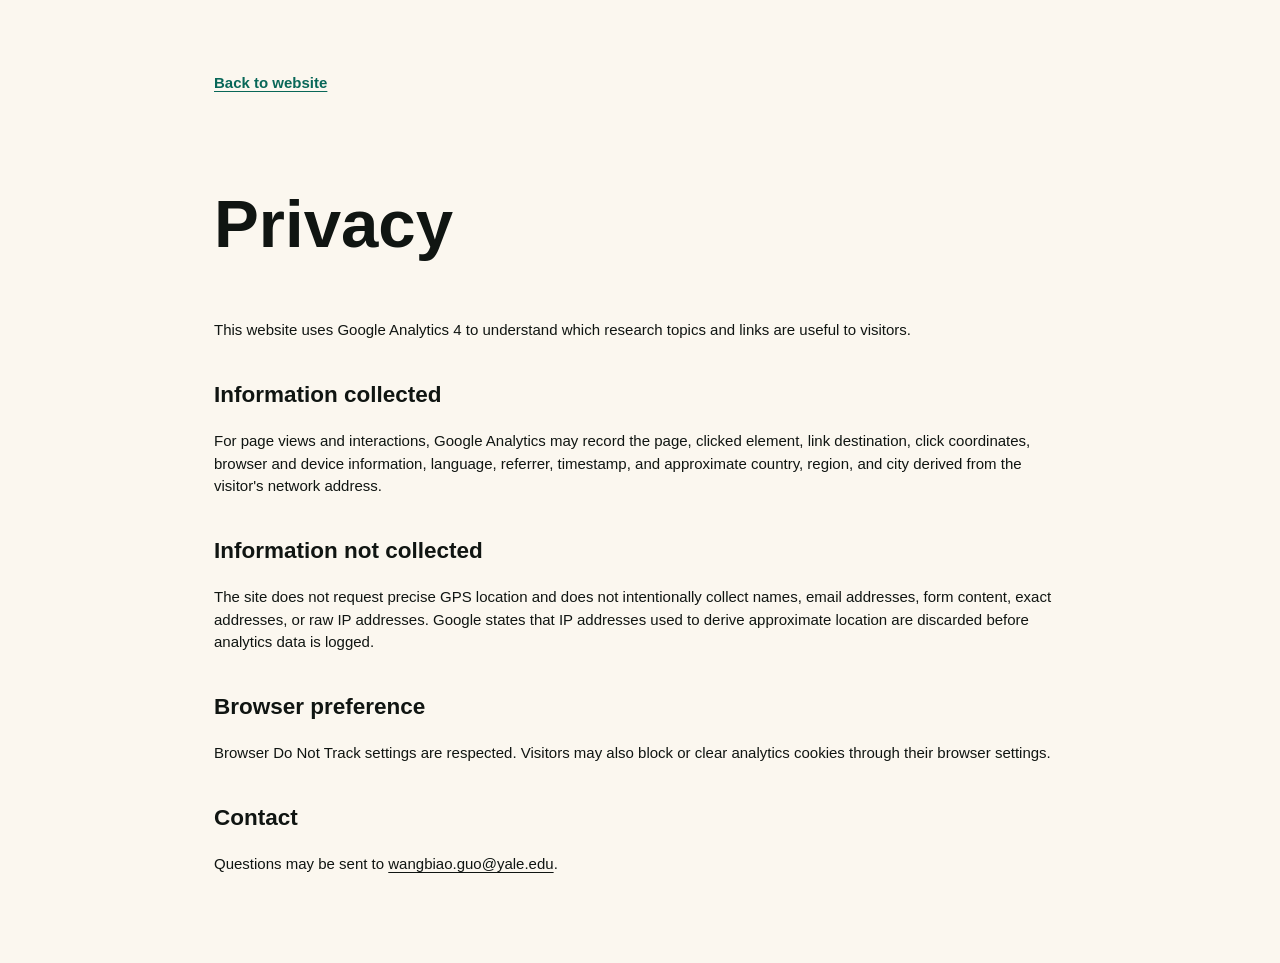
<file: privacy/index.html>
<!DOCTYPE html><html lang="en"><head><meta charSet="utf-8"/><meta name="viewport" content="width=device-width, initial-scale=1"/><link rel="stylesheet" href="/_next/static/css/index.CekBWxFg.css" data-rsc-css-href="/_next/static/css/index.CekBWxFg.css" data-precedence="vite-rsc/importer-resources"/><link rel="modulepreload" fetchPriority="low" href="/_next/static/chunks/index-C2-S0QHH.js"/><script src="/_next/static/chunks/rolldown-runtime-C60lm6uB.js" type="module" async=""></script><script src="/_next/static/chunks/framework-D_rUT4EX.js" type="module" async=""></script><link rel="modulepreload" href="/_next/static/chunks/layout-segment-context-BUUHjHZE.js" crossorigin=""/><title>Wangbiao (Seven) Guo | In Situ Structural Microbiology</title><meta name="description" content="Wangbiao (Seven) Guo studies bacterial nanomachines using high-throughput in situ cryo-EM and cryo-ET."/><script>Object.assign(((self[Symbol.for("vinext.navigationRuntime")]??={bootstrap:{routeManifest:null},functions:{}}).bootstrap.rsc??={rsc:[]}),{params:{},nav:{"pathname":"/privacy","searchParams":[]}})</script><link rel="modulepreload" href="/_next/static/chunks/index-C2-S0QHH.js" />
</head><body><main class="plain-page"><a class="back-link" href="/">Back to website</a><h1>Privacy</h1><p>This website uses Google Analytics 4 to understand which research topics and links are useful to visitors.</p><h2>Information collected</h2><p>For page views and interactions, Google Analytics may record the page, clicked element, link destination, click coordinates, browser and device information, language, referrer, timestamp, and approximate country, region, and city derived from the visitor&#x27;s network address.</p><h2>Information not collected</h2><p>The site does not request precise GPS location and does not intentionally collect names, email addresses, form content, exact addresses, or raw IP addresses. Google states that IP addresses used to derive approximate location are discarded before analytics data is logged.</p><h2>Browser preference</h2><p>Browser Do Not Track settings are respected. Visitors may also block or clear analytics cookies through their browser settings.</p><h2>Contact</h2><p>Questions may be sent to <a href="mailto:wangbiao.guo@yale.edu">wangbiao.guo@yale.edu</a>.</p></main><script type="module" src="/_next/static/chunks/index-C2-S0QHH.js" id="_R_" async=""></script><script>((self[Symbol.for("vinext.navigationRuntime")]??={bootstrap:{routeManifest:null},functions:{}}).bootstrap.rsc??={rsc:[]}).rsc.push("0:{\"page:/privacy\":\"$L1\",\"layout:/\":\"$L2\",\"route:/privacy\":\"$L3\",\"__route\":\"route:/privacy\",\"__interceptionContext\":null,\"__layoutIds\":[\"layout:/\"],\"__rootLayout\":\"/\",\"__bfcacheSegmentIdentities\":{\"layout:/\":\"[\\\"layout\\\",\\\"layout:/\\\",\\\"root-boundary:/\\\",\\\"\\\"]\",\"page:/privacy\":\"[\\\"page\\\",\\\"page:/privacy\\\",\\\"root-boundary:/\\\",\\\"[\\\\\\\"privacy\\\\\\\"]\\\"]\"},\"__srcPage\":[\"privacy\",\"page\"],\"__layoutFlags\":{\"layout:/\":\"s\"},\"__artifactCompatibility\":{\"schemaVersion\":1,\"graphVersion\":\"app-route-graph:cafd66b895952518\",\"deploymentVersion\":\"37298053-ddf6-44be-9e2c-7a6cf37f1413\",\"appElementsSchemaVersion\":1,\"rscPayloadSchemaVersion\":1,\"rootBoundaryId\":\"/\",\"renderEpoch\":null},\"__dynamicStaleTime\":0}\n")</script><script>((self[Symbol.for("vinext.navigationRuntime")]??={bootstrap:{routeManifest:null},functions:{}}).bootstrap.rsc??={rsc:[]}).rsc.push("4:I[\"574d6df183c5\",[],\"Children\",1]\n")</script><script>((self[Symbol.for("vinext.navigationRuntime")]??={bootstrap:{routeManifest:null},functions:{}}).bootstrap.rsc??={rsc:[]}).rsc.push("5:I[\"36161d037908\",[],\"GlobalErrorBoundary\",1]\n")</script><script>((self[Symbol.for("vinext.navigationRuntime")]??={bootstrap:{routeManifest:null},functions:{}}).bootstrap.rsc??={rsc:[]}).rsc.push("6:I[\"2354d992c6b4\",[],\"default\",1]\n")</script><script>((self[Symbol.for("vinext.navigationRuntime")]??={bootstrap:{routeManifest:null},functions:{}}).bootstrap.rsc??={rsc:[]}).rsc.push("7:I[\"36161d037908\",[],\"ErrorBoundary\",1]\n")</script><script>((self[Symbol.for("vinext.navigationRuntime")]??={bootstrap:{routeManifest:null},functions:{}}).bootstrap.rsc??={rsc:[]}).rsc.push("8:I[\"a6f838adf3db\",[],\"LayoutSegmentProvider\",1]\n")</script><script>((self[Symbol.for("vinext.navigationRuntime")]??={bootstrap:{routeManifest:null},functions:{}}).bootstrap.rsc??={rsc:[]}).rsc.push("9:I[\"574d6df183c5\",[],\"Slot\",1]\n")</script><script>((self[Symbol.for("vinext.navigationRuntime")]??={bootstrap:{routeManifest:null},functions:{}}).bootstrap.rsc??={rsc:[]}).rsc.push("a:I[\"36161d037908\",[],\"NotFoundBoundary\",1]\n")</script><script>((self[Symbol.for("vinext.navigationRuntime")]??={bootstrap:{routeManifest:null},functions:{}}).bootstrap.rsc??={rsc:[]}).rsc.push("b:I[\"debe123cb211\",[],\"AppRouterScrollTarget\",1]\n")</script><script>((self[Symbol.for("vinext.navigationRuntime")]??={bootstrap:{routeManifest:null},functions:{}}).bootstrap.rsc??={rsc:[]}).rsc.push("c:I[\"36161d037908\",[],\"RedirectBoundary\",1]\n")</script><script>((self[Symbol.for("vinext.navigationRuntime")]??={bootstrap:{routeManifest:null},functions:{}}).bootstrap.rsc??={rsc:[]}).rsc.push(":HL[\"/_next/static/css/index.CekBWxFg.css\",\"style\"     ]\n")</script><script>((self[Symbol.for("vinext.navigationRuntime")]??={bootstrap:{routeManifest:null},functions:{}}).bootstrap.rsc??={rsc:[]}).rsc.push("2:[[[\"$\",\"link\",\"css:/_next/static/css/index.CekBWxFg.css\",{\"rel\":\"stylesheet\",\"precedence\":\"vite-rsc/importer-resources\",\"href\":\"/_next/static/css/index.CekBWxFg.css\",\"data-rsc-css-href\":\"/_next/static/css/index.CekBWxFg.css\"}],\"$undefined\"],[\"$\",\"html\",null,{\"lang\":\"en\",\"children\":[\"$\",\"body\",null,{\"children\":[\"$\",\"$L4\",null,{}]}]}]]\n")</script><script>((self[Symbol.for("vinext.navigationRuntime")]??={bootstrap:{routeManifest:null},functions:{}}).bootstrap.rsc??={rsc:[]}).rsc.push("3:[[[\"$\",\"meta\",null,{\"charSet\":\"utf-8\"}],[[\"$\",\"title\",\"0\",{\"children\":\"Wangbiao (Seven) Guo | In Situ Structural Microbiology\"}],[\"$\",\"meta\",\"1\",{\"name\":\"description\",\"content\":\"Wangbiao (Seven) Guo studies bacterial nanomachines using high-throughput in situ cryo-EM and cryo-ET.\"}]],[[\"$\",\"meta\",\"0\",{\"name\":\"viewport\",\"content\":\"width=device-width, initial-scale=1\"}]]],[\"$\",\"$L5\",null,{\"fallback\":\"$6\",\"children\":[\"$\",\"$L7\",null,{\"fallback\":\"$6\",\"children\":[\"$\",\"$L8\",null,{\"providerId\":\"layout:/\",\"segmentMap\":{\"children\":[\"privacy\"]},\"children\":[\"$\",\"$L9\",null,{\"id\":\"layout:/\",\"parallelSlots\":\"$undefined\",\"children\":[\"$\",\"$La\",null,{\"resetKey\":\"privacy\",\"fallback\":[[\"$\",\"title\",null,{\"children\":\"404: This page could not be found.\"}],[\"$\",\"div\",null,{\"style\":{\"fontFamily\":\"system-ui,\\\"Segoe UI\\\",Roboto,Helvetica,Arial,sans-serif,\\\"Apple Color Emoji\\\",\\\"Segoe UI Emoji\\\"\",\"height\":\"100vh\",\"textAlign\":\"center\",\"display\":\"flex\",\"flexDirection\":\"column\",\"alignItems\":\"center\",\"justifyContent\":\"center\"},\"children\":[\"$\",\"div\",null,{\"children\":[[\"$\",\"style\",null,{\"dangerouslySetInnerHTML\":{\"__html\":\"body{color:#000;background:#fff;margin:0}.next-error-h1{border-right:1px solid rgba(0,0,0,.3)}@media (prefers-color-scheme:dark){body{color:#fff;background:#000}.next-error-h1{border-right:1px solid rgba(255,255,255,.3)}}\"}}],[\"$\",\"h1\",null,{\"className\":\"next-error-h1\",\"style\":{\"display\":\"inline-block\",\"margin\":\"0 20px 0 0\",\"padding\":\"0 23px 0 0\",\"fontSize\":24,\"fontWeight\":500,\"verticalAlign\":\"top\",\"lineHeight\":\"49px\"},\"children\":404}],[\"$\",\"div\",null,{\"style\":{\"display\":\"inline-block\"},\"children\":[\"$\",\"h2\",null,{\"style\":{\"fontSize\":14,\"fontWeight\":400,\"lineHeight\":\"49px\",\"margin\":0},\"children\":\"This page could not be found.\"}]}]]}]}]],\"children\":[\"$\",\"$Lb\",null,{\"children\":[\"$\",\"$Lc\",null,{\"children\":[[\"$\",\"$L8\",null,{\"providerId\":\"page:/privacy\",\"segmentMap\":{\"children\":[\"__PAGE__\"]},\"children\":[\"$\",\"$L9\",null,{\"id\":\"page:/privacy\"}]}],null]}]}]}]}]}]}]}],null,null]\n")</script><script>((self[Symbol.for("vinext.navigationRuntime")]??={bootstrap:{routeManifest:null},functions:{}}).bootstrap.rsc??={rsc:[]}).rsc.push("1:[\"$\",\"main\",null,{\"className\":\"plain-page\",\"children\":[[\"$\",\"a\",null,{\"className\":\"back-link\",\"href\":\"/\",\"children\":\"Back to website\"}],[\"$\",\"h1\",null,{\"children\":\"Privacy\"}],[\"$\",\"p\",null,{\"children\":\"This website uses Google Analytics 4 to understand which research topics and links are useful to visitors.\"}],[\"$\",\"h2\",null,{\"children\":\"Information collected\"}],[\"$\",\"p\",null,{\"children\":\"For page views and interactions, Google Analytics may record the page, clicked element, link destination, click coordinates, browser and device information, language, referrer, timestamp, and approximate country, region, and city derived from the visitor's network address.\"}],[\"$\",\"h2\",null,{\"children\":\"Information not collected\"}],[\"$\",\"p\",null,{\"children\":\"The site does not request precise GPS location and does not intentionally collect names, email addresses, form content, exact addresses, or raw IP addresses. Google states that IP addresses used to derive approximate location are discarded before analytics data is logged.\"}],[\"$\",\"h2\",null,{\"children\":\"Browser preference\"}],[\"$\",\"p\",null,{\"children\":\"Browser Do Not Track settings are respected. Visitors may also block or clear analytics cookies through their browser settings.\"}],[\"$\",\"h2\",null,{\"children\":\"Contact\"}],[\"$\",\"p\",null,{\"children\":[\"Questions may be sent to \",[\"$\",\"a\",null,{\"href\":\"mailto:wangbiao.guo@yale.edu\",\"children\":\"wangbiao.guo@yale.edu\"}],\".\"]}]]}]\n")</script><script>Object.assign(((self[Symbol.for("vinext.navigationRuntime")]??={bootstrap:{routeManifest:null},functions:{}}).bootstrap.rsc??={rsc:[]}),{"initialCacheKind":"static"});((self[Symbol.for("vinext.navigationRuntime")]??={bootstrap:{routeManifest:null},functions:{}}).bootstrap.rsc??={rsc:[]}).done=true</script></body></html>
</file>
<file: _next/static/css/index.CekBWxFg.css>
:root{--ink:#101512;--muted:#5f6862;--black:#06100e;--paper:#fbf7ef;--white:#fff;--mint:#e5efea;--stone:#f1eee6;--accent:#138b78;--accent-dark:#086758;--line:#cdd7d0;--max:1160px;--radius:3px;--font-sans:Arial, "Helvetica Neue", Helvetica, sans-serif}*{box-sizing:border-box}html{scroll-behavior:smooth}body{background:var(--paper);color:var(--ink);font-family:var(--font-sans);letter-spacing:0;margin:0;font-size:15px;line-height:1.5}a{color:inherit;text-underline-offset:3px;text-decoration-thickness:1px}button,input{font:inherit}img{max-width:100%;display:block}h1,h2,h3,h4{overflow-wrap:normal;word-break:normal}p{overflow-wrap:anywhere}h1,h2{font-family:var(--font-sans);letter-spacing:0;font-weight:700}.skip-link{z-index:100;background:var(--white);padding:10px 14px;position:fixed;top:-60px;left:16px}.skip-link:focus{top:12px}.site-header{z-index:40;min-height:58px;padding:0 max(24px, calc((100vw - var(--max)) / 2));color:var(--white);background:#06100efa;border-bottom:1px solid #ffffff29;justify-content:space-between;align-items:center;display:flex;position:sticky;top:0}.wordmark{flex-direction:column;line-height:1.15;text-decoration:none;display:flex}.wordmark strong{font-size:.95rem}.wordmark span{color:#ffffffa1;margin-top:2px;font-size:.67rem}.desktop-nav{align-items:center;gap:25px;display:flex}.desktop-nav a,.mobile-menu a{align-items:center;gap:5px;font-size:.8rem;font-weight:700;text-decoration:none;display:inline-flex}:is(.desktop-nav a:hover,.desktop-nav a:focus-visible,.mobile-menu a:hover,.mobile-menu a:focus-visible){color:#8bd8c8}.nav-cv{border-radius:var(--radius);border:1px solid #ffffff59;padding:6px 10px}.mobile-menu{display:none}.hero{background:var(--black);min-height:540px;color:var(--white);position:relative;overflow:hidden}.hero:after{z-index:1;content:"";pointer-events:none;background:linear-gradient(90deg,#030c0afc 0%,#030c0af2 34%,#030c0a9e 49%,#030c0a1f 76%,#030c0a0a 100%);position:absolute;inset:0}.hero-inner{z-index:2;min-height:540px;max-width:var(--max);flex-direction:column;margin:0 auto;padding:54px 24px 26px;display:flex;position:relative}.hero-main{flex:1;display:block}.hero-copy{z-index:2;min-width:0;max-width:560px;position:relative}.eyebrow,.section-kicker{color:var(--accent);text-transform:uppercase;letter-spacing:.08em;margin:0 0 10px;font-size:.72rem;font-weight:700}.hero .eyebrow{color:#77cbbb}.hero h1{max-width:600px;color:var(--white);margin:0;font-size:clamp(2.35rem,3.7vw,3.3rem);line-height:1.02}.intro-actions{flex-wrap:wrap;gap:10px;margin-top:22px;display:flex}.button{border-radius:var(--radius);border:1px solid #0000;justify-content:center;align-items:center;gap:7px;min-height:40px;padding:8px 15px;font-size:.8rem;font-weight:700;text-decoration:none;display:inline-flex}.button-light{background:var(--white);color:var(--black)}:is(.button-light:hover,.button-light:focus-visible){background:#dcece7}.button-ghost{color:var(--white);background:#0003;border-color:#ffffff59}:is(.button-ghost:hover,.button-ghost:focus-visible){border-color:var(--white)}.button-secondary{border-color:var(--ink);color:var(--ink)}:is(.button-secondary:hover,.button-secondary:focus-visible){background:var(--white)}.text-link{color:var(--accent-dark);font-weight:700}.icon-link{align-items:center;gap:6px;display:inline-flex}.research-index{grid-template-columns:repeat(4,minmax(0,1fr));gap:8px;max-width:none;margin-top:28px;padding-top:0;display:grid}.research-index a{background:#040d0bbf;border:1px solid #fff3;flex-direction:column;justify-content:center;min-height:86px;padding:14px 15px;text-decoration:none;display:flex}:is(.research-index a:hover,.research-index a:focus-visible){background:#09251fe6;border-color:#7ccbbb}.research-index strong{font-family:var(--font-sans);font-size:.97rem;line-height:1.15}.research-index span{color:#fff9;margin-top:4px;font-size:.72rem}.hero-movie{z-index:0;color:#ffffffbd;text-decoration:none;display:block;position:absolute;inset:0;overflow:hidden}.hero-movie-frame{background:#000;position:absolute;inset:0;overflow:hidden}.hero-movie video{object-fit:cover;object-position:center center;transform-origin:50%;width:100%;height:100%;display:block;transform:translate(14%)scale(1.52)}.section{padding:64px max(24px, calc((100vw - var(--max)) / 2))}.research-section{background:var(--paper)}.research-program-section .feature-row{margin-top:0}.platform-row{border-bottom:1px solid var(--line);grid-template-columns:minmax(210px,.48fr) minmax(0,1.52fr);align-items:start;gap:46px;padding-bottom:52px;display:grid}.platform-heading h2{margin:0;font-size:clamp(1.65rem,2.55vw,2.3rem);line-height:1.08}.platform-list{grid-template-columns:repeat(2,minmax(0,1fr));column-gap:28px;margin:0;padding:0;list-style:none;display:grid}.platform-list li{border-bottom:1px solid var(--line);font-family:var(--font-sans);white-space:nowrap;padding:10px 0;font-size:.88rem;line-height:1.35}.collaborative-approaches{max-width:850px;color:var(--muted);margin:16px 0 0;font-size:.9rem;line-height:1.55}.collaborative-approaches strong{color:var(--ink)}.platform-visual{grid-column:1/-1;margin:8px 0 0}.platform-visual>a{border:1px solid var(--line);background:var(--white);display:block;overflow:hidden}.platform-visual img{width:100%;height:auto;display:block}.platform-visual figcaption{justify-content:flex-end;margin-top:9px;display:flex}.platform-visual figcaption a{color:var(--accent-dark);align-items:center;gap:5px;font-size:.74rem;font-weight:700;display:inline-flex}.feature-row{margin-top:52px;display:block}.feature-copy{max-width:none}.feature-copy h2,.program-heading h2,.section-heading h2,.gallery-heading h2,.contact-section h2{margin:0;font-size:clamp(1.65rem,2.55vw,2.3rem);line-height:1.08}.research-section .platform-heading h2,.research-section .feature-copy h2,.research-section .program-heading h2{font-size:clamp(1.4rem,1.9vw,1.8rem);line-height:1.14}.research-details-section .platform-heading h2,.research-details-section .program-heading h2{font-family:var(--font-sans);font-size:clamp(1.4rem,1.9vw,1.8rem);font-weight:700;line-height:1.14}.gallery-heading h2{white-space:nowrap;font-size:clamp(1.4rem,1.9vw,1.8rem);line-height:1.14}.feature-copy>p:not(.section-kicker){max-width:1060px;color:var(--muted);margin:13px 0 0}.feature-copy h2{max-width:1060px}.program-heading{max-width:none;margin:48px 0 19px}.program-heading h2{white-space:nowrap}.research-grid{border-top:1px solid var(--line);grid-template-columns:.92fr .92fr 1.16fr;display:grid}.research-item{border-right:1px solid var(--line);min-height:225px;padding:20px 24px 16px 0}.research-item+.research-item{padding-left:24px}.research-item:last-child{border-right:0}.item-number{color:var(--accent);text-transform:uppercase;letter-spacing:.06em;margin:0 0 28px;font-size:.7rem;font-weight:700}.research-item h3{font-family:var(--font-sans);margin:0 0 10px;font-size:1.14rem;line-height:1.15}.research-item p:last-child{color:var(--muted);margin:0;font-size:.92rem}.direction-list{margin:12px 0 0;padding:0;list-style:none}.direction-list li{border-top:1px solid var(--line);color:var(--muted);padding:6px 0;font-size:.86rem;line-height:1.4}.gallery-section{padding:64px max(24px, calc((100vw - var(--max)) / 2));background:var(--stone)}.gallery-heading,.section-heading{grid-template-columns:minmax(280px,1fr) minmax(360px,.8fr);align-items:end;gap:42px;margin-bottom:24px;display:grid}.gallery-heading>div,.section-heading>div{min-width:0}.gallery-heading>p,.section-heading>p{color:var(--muted);margin:0}.film-stage{background:var(--black);min-height:460px;color:var(--white);grid-template-columns:minmax(300px,.7fr) minmax(0,1.55fr);display:grid}.film-copy{flex-direction:column;justify-content:space-between;min-width:0;padding:28px 28px 26px;display:flex}.film-count{color:#7fd0c0;text-transform:uppercase;letter-spacing:.06em;margin:0;font-size:.72rem;font-weight:700}.film-copy h3{font-family:var(--font-sans);margin:0 0 15px;font-size:clamp(1.5rem,2.15vw,2rem);font-weight:700;line-height:1.1}.film-copy>div>p{color:#ffffffb3;margin:0;font-size:.98rem;line-height:1.5}.film-copy .gallery-source{color:#8edacb;max-width:320px;line-height:1.45}.film-notes{border-top:1px solid #ffffff2e;grid-template-columns:1fr;gap:10px;padding-top:20px;display:grid}.film-notes span{color:#ffffffb3;align-items:baseline;gap:14px;font-size:.78rem;display:flex}.film-notes strong{color:#79cdbd;font-size:.68rem}.film-media{background:#020504;justify-content:center;align-items:center;min-width:0;display:flex}.film-media video{aspect-ratio:16/9;object-fit:contain;background:#020504;width:100%;height:100%;max-height:560px;display:block}.film-strip-wrap{border-top:1px solid var(--line);margin-top:18px;padding-top:14px}.film-strip-heading{justify-content:space-between;align-items:center;gap:20px;margin-bottom:12px;display:flex}.film-strip-heading p{color:var(--accent-dark);text-transform:uppercase;letter-spacing:.06em;margin:0;font-size:.7rem;font-weight:700}.film-strip-controls{gap:7px;display:flex}.film-strip-controls button{border:1px solid var(--line-strong);width:36px;height:36px;color:var(--ink);cursor:pointer;background:0 0;border-radius:3px;justify-content:center;align-items:center;padding:0;display:inline-flex}:is(.film-strip-controls button:hover,.film-strip-controls button:focus-visible){border-color:var(--accent);color:var(--accent-dark)}.film-strip-controls svg{width:18px;height:18px}.film-strip{overscroll-behavior-inline:contain;scroll-behavior:smooth;scroll-snap-type:x proximity;scrollbar-color:var(--accent) #1024201f;scrollbar-width:thin;gap:12px;padding-bottom:16px;display:flex;overflow-x:auto}.film-strip .film-choice{scroll-snap-align:start;flex:0 0 calc(33.3333% - 8px)}.film-choice{border-top:3px solid #0000;min-width:0;padding-top:8px}.film-choice.is-active{border-color:var(--accent)}.film-choice button{width:100%;color:var(--ink);text-align:left;cursor:pointer;background:0 0;border:0;padding:0;display:block}.film-choice button:focus-visible{outline:2px solid var(--accent);outline-offset:3px}.film-choice img{aspect-ratio:16/9;object-fit:cover;filter:saturate(.78);background:#030605;width:100%;transition:filter .2s,opacity .2s;display:block}.film-choice button:hover img,.film-choice.is-active img{filter:saturate()}.film-choice span{font-family:var(--font-sans);gap:9px;margin-top:9px;font-size:.98rem;line-height:1.16;display:flex}.film-choice small{color:var(--accent-dark);flex:none;font-family:Arial,Helvetica,sans-serif;font-size:.62rem;font-weight:700}.film-choice>a{color:var(--muted);align-items:center;gap:4px;margin-top:7px;font-size:.66rem;font-weight:700;display:inline-flex}:is(.film-choice>a:hover,.film-choice>a:focus-visible){color:var(--accent-dark);text-decoration:underline}.visual-archive-heading{border-top:1px solid var(--line);grid-template-columns:1fr 2fr;align-items:end;gap:56px;margin:58px 0 22px;padding-top:22px;display:grid}.visual-archive-heading .section-kicker{margin:0}.visual-archive-heading h3{font-family:var(--font-sans);margin:0;font-size:clamp(1.6rem,2.3vw,2.1rem);font-weight:700;line-height:1.08}.gallery-stage{border:1px solid var(--line);background:var(--paper);grid-template-columns:minmax(290px,.72fr) minmax(0,1.45fr);min-height:490px;display:grid}.gallery-caption{flex-direction:column;justify-content:space-between;padding:28px;display:flex}.gallery-count{color:var(--accent);margin:0;font-size:.74rem;font-weight:700}.gallery-caption h3{font-family:var(--font-sans);margin:0 0 10px;font-size:1.55rem;line-height:1.08}.gallery-caption p:not(.gallery-count){color:var(--muted);margin:0}.gallery-source,.video-source{color:var(--accent-dark);align-items:center;gap:6px;margin-top:16px;font-size:.77rem;font-weight:700;display:inline-flex}.gallery-images{background:var(--white);min-width:0;min-height:490px;position:relative;overflow:hidden}.gallery-slide{opacity:0;pointer-events:none;margin:0;transition:opacity .5s;position:absolute;inset:0}.gallery-slide.is-active{opacity:1;pointer-events:auto}.gallery-art-link{width:100%;height:100%;display:block;position:relative;overflow:hidden}.gallery-slide img{width:100%;height:100%;display:block;position:absolute;inset:0}.gallery-backdrop{object-fit:cover;object-position:center center;filter:blur(18px)saturate(.78)brightness(.92);opacity:.2;transform:scale(1.08)}.gallery-foreground{--gallery-zoom:1.18;z-index:1;object-fit:contain;object-position:center center;transform-origin:50%;transform:scale(1)}.gallery-slide.is-active .gallery-foreground{animation:7s cubic-bezier(.22,.61,.36,1) both gallery-zoom-in}.gallery-stage.is-paused .gallery-foreground{animation-play-state:paused}.gallery-foreground.focus-top{object-position:center top;transform-origin:top}@keyframes gallery-zoom-in{0%,26%{transform:scale(1)}to{transform:scale(var(--gallery-zoom))}}.gallery-controls{gap:7px;margin-top:30px;display:flex}.gallery-controls button{border:1px solid var(--line);border-radius:var(--radius);width:40px;height:40px;color:var(--ink);cursor:pointer;background:0 0;justify-content:center;align-items:center;padding:0;display:flex}:is(.gallery-controls button:hover,.gallery-controls button:focus-visible){border-color:var(--accent);background:var(--mint)}.gallery-controls svg{width:18px;height:18px}.gallery-dots{gap:6px;margin-top:10px;display:flex}.gallery-dots button{cursor:pointer;background:#bdc8c1;border:0;flex:1 1 0;height:5px;padding:0}.gallery-dots button.is-active{background:var(--accent)}#publications{background:var(--mint)}.publication-list{border-top:1px solid #b7c9c0;margin:0 0 30px}.publication{border-bottom:1px solid #b7c9c0;grid-template-columns:180px 1fr;gap:34px;padding:18px 0;display:grid}.publication-meta{color:var(--muted);flex-direction:column;font-size:.8rem;display:flex}.publication-meta span:first-child{color:var(--accent-dark);font-family:var(--font-sans);font-size:1.3rem;font-weight:700;line-height:1}.publication h3{max-width:820px;font-family:var(--font-sans);margin:0 0 8px;font-size:1.08rem;line-height:1.24}.publication:nth-child(-n+2) h3{white-space:nowrap;max-width:none;font-size:clamp(.92rem,1.05vw,1rem)}.publication p{color:var(--muted);margin:0 0 8px;font-size:.86rem}.publication-citation strong{color:var(--ink)}.publication-citation sup{color:var(--accent-dark);font-size:.72em;font-weight:700}.publication .publication-news{color:var(--ink);margin-top:10px;font-style:italic}.publication-news a{color:var(--accent-dark);text-underline-offset:3px;align-items:center;gap:4px;text-decoration:underline;display:inline-flex}.publication-news span{color:var(--muted)}.publication-note{color:var(--muted);margin:-16px 0 26px;font-size:.78rem}.experience-section{background:var(--paper)}.section-heading.narrow{max-width:760px;display:block}.experience-section .section-heading.narrow{max-width:none}.experience-section .section-heading h2{white-space:nowrap}.timeline{border-top:1px solid var(--line)}.timeline-entry{border-bottom:1px solid var(--line);grid-template-columns:180px 1fr;gap:36px;padding:20px 0;display:grid}.timeline-date{color:var(--accent-dark);margin:0;font-size:.78rem;font-weight:700}.timeline-entry h3{font-family:var(--font-sans);margin:0;font-size:1.08rem}.timeline-entry p{color:var(--muted);margin:3px 0 0;font-size:.9rem}.recognition{grid-template-columns:180px 1fr;gap:36px;padding-top:24px;display:grid}.recognition p{margin:0}.contact-section{isolation:isolate;color:var(--white);background:#020a0c;grid-template-columns:1.45fr .7fr;align-items:start;gap:70px;display:grid;position:relative;overflow:hidden}.contact-section:before,.contact-section:after{z-index:-2;content:"";pointer-events:none;position:absolute;inset:0}.contact-section:before{transform-origin:43% 60%;will-change:transform;background:url(/gallery/motor-native.jpeg) 50% 63%/cover no-repeat;animation:10s ease-in-out infinite alternate contact-image-motion;inset:-7%;transform:scale(1.02)translate(1.5%,1%)}.contact-section:after{z-index:-1;background:linear-gradient(90deg,#020a0ce6,#020a0c8f)}.contact-section>*{z-index:1;position:relative}@keyframes contact-image-motion{0%{transform:scale(1.03)translate(2.5%,1.5%)}to{transform:scale(1.3)translate(-5%,-3.5%)}}.contact-section .section-kicker{color:#77cbbb}.contact-details{flex-direction:column;align-items:flex-start;gap:11px;padding-top:22px;display:flex}.contact-details a{color:#91d9cb;font-weight:700}.contact-details p{color:#ffffffa6}.site-footer{padding:23px max(24px, calc((100vw - var(--max)) / 2));color:#ffffffb3;background:#020706;justify-content:space-between;gap:20px;font-size:.76rem;display:flex}.site-footer p{margin:0}.site-footer div{gap:18px;display:flex}.footer-button{color:inherit;text-underline-offset:3px;cursor:pointer;background:0 0;border:0;padding:0;text-decoration:underline}.consent-banner{z-index:60;border:1px solid var(--line);border-left:4px solid var(--accent);background:var(--white);grid-template-columns:1fr auto;align-items:center;gap:24px;max-width:930px;margin:0 auto;padding:19px;display:grid;position:fixed;bottom:20px;left:20px;right:20px;box-shadow:0 14px 44px #020c0a2e}.consent-banner h2{margin:0 0 3px;font-family:Arial,Helvetica,sans-serif;font-size:1rem}.consent-banner p{color:var(--muted);margin:0;font-size:.86rem}.consent-actions{gap:8px;display:flex}.plain-page,.analytics-page{max-width:1180px;margin:0 auto;padding:72px 24px}.plain-page{max-width:900px}.plain-page h1,.analytics-page h1{font-size:clamp(2.4rem,6vw,4.2rem)}.plain-page h2{margin-top:36px}.back-link{color:var(--accent-dark);margin-bottom:34px;font-weight:700;display:inline-block}.analytics-header{justify-content:space-between;align-items:end;gap:24px;display:flex}.analytics-header h1{margin:0}.key-form{background:var(--stone);border-left:4px solid var(--accent);max-width:620px;margin:36px 0;padding:22px}.key-form label{margin-bottom:7px;font-weight:700;display:block}.key-form div{grid-template-columns:1fr auto;gap:8px;display:grid}.key-form input{border-radius:var(--radius);background:var(--white);border:1px solid #aebbb4;min-width:0;padding:9px 11px}.key-form p,.dashboard-status{color:var(--muted);font-size:.88rem}.metric-grid{border:1px solid var(--line);background:var(--line);grid-template-columns:repeat(4,1fr);gap:1px;margin:28px 0;padding:0;display:grid}.metric-grid article{background:var(--white);flex-direction:column;padding:20px;display:flex}.metric-grid strong{color:var(--accent-dark);font-family:var(--font-sans);font-size:2rem;line-height:1.1}.metric-grid span{color:var(--muted);font-size:.84rem}.dashboard-grid{grid-template-columns:repeat(2,1fr);gap:18px;display:grid}.dashboard-panel{border:1px solid var(--line);border-radius:var(--radius);background:var(--white);padding:20px}.dashboard-panel h2,.event-table-section h2{margin:0 0 14px;font-family:Arial,Helvetica,sans-serif;font-size:1rem}.rank-row{border-top:1px solid var(--line);grid-template-columns:1fr 52px;gap:12px;padding:8px 0;font-size:.88rem;display:grid}.rank-row:first-of-type{border-top:0}.rank-row strong{color:var(--accent-dark);text-align:right}.event-table-section{margin-top:30px}.table-wrap{border:1px solid var(--line);overflow-x:auto}table{border-collapse:collapse;background:var(--white);width:100%;font-size:.78rem}th,td{border-bottom:1px solid var(--line);text-align:left;vertical-align:top;white-space:nowrap;padding:10px}th{background:var(--stone)}@media (max-width:820px){.site-header{min-height:56px;padding:0 16px}.wordmark span,.desktop-nav{display:none}.mobile-menu{display:block;position:relative}.mobile-menu summary{border-radius:var(--radius);cursor:pointer;border:1px solid #ffffff4d;justify-content:center;align-items:center;width:38px;height:38px;list-style:none;display:flex}.mobile-menu summary::-webkit-details-marker{display:none}.mobile-menu nav{background:var(--black);border:1px solid #fff3;flex-direction:column;min-width:215px;padding:9px 18px 15px;display:flex;position:absolute;top:44px;right:0;box-shadow:0 12px 25px #0003}.mobile-menu a{padding:8px 0}.mobile-menu .nav-cv{border:0}.hero,.hero-inner{min-height:0}.hero-inner{padding:42px 20px 25px}.hero-main{display:block}.hero h1{max-width:520px;font-size:2.25rem;line-height:1.02}.hero:after{background:linear-gradient(#030c0af5 0%,#030c0aeb 58%,#030c0a8a 100%)}.hero-movie video{object-position:52% center;transform:translate(8%)scale(1.7)}.research-index{grid-template-columns:repeat(2,1fr);gap:6px;padding-top:34px}.research-index a{min-height:75px;padding:11px}.research-index strong{font-size:.85rem}.section,.gallery-section{padding:46px 20px}.gallery-heading,.section-heading,.visual-archive-heading,.contact-section{grid-template-columns:1fr;gap:22px}.gallery-heading h2,.experience-section .section-heading h2{white-space:normal}.feature-copy{max-width:none}.platform-row{grid-template-columns:1fr;gap:26px;padding-bottom:42px}.platform-list{grid-template-columns:1fr}.platform-list li{white-space:normal;font-size:.94rem}.feature-row{margin-top:44px}.feature-copy h2{white-space:normal}.gallery-caption{min-width:0}.program-heading{margin-top:44px}.program-heading h2{white-space:normal}.research-grid{grid-template-columns:1fr}.research-item,.research-item+.research-item{border-right:0;border-bottom:1px solid var(--line);min-height:0;padding:24px 0 28px}.research-item:last-child{border-bottom:0}.item-number{margin-bottom:19px}.film-stage{grid-template-columns:1fr;min-height:0}.film-copy{min-height:350px;padding:26px 22px 24px}.film-copy h3{font-size:1.65rem}.film-media video{height:auto;max-height:none}.film-strip-wrap{margin-top:18px}.film-strip .film-choice{flex-basis:min(78vw,285px)}.film-choice span{font-size:.9rem}.visual-archive-heading{margin-top:46px}.gallery-stage{grid-template-columns:1fr;min-height:0}.gallery-caption{min-height:230px;padding:24px 20px}.gallery-caption h3{font-size:1.45rem}.gallery-images{min-height:330px}.gallery-dots{gap:4px}.publication,.timeline-entry,.recognition{grid-template-columns:1fr;gap:10px}.publication-meta{flex-direction:row;align-items:baseline;gap:10px}.publication:nth-child(-n+2) h3{white-space:normal;font-size:1rem}.contact-details{padding-top:0}.site-footer{flex-direction:column}.consent-banner{grid-template-columns:1fr;bottom:10px;left:10px;right:10px}.analytics-header{align-items:start}.key-form div,.metric-grid,.dashboard-grid{grid-template-columns:1fr}}@media (prefers-reduced-motion:reduce){html{scroll-behavior:auto}.gallery-slide{transition:none}.gallery-slide.is-active .gallery-foreground{animation:none;transform:scale(1)}.contact-section:before{animation:none;transform:scale(1.08)}}
</file>
